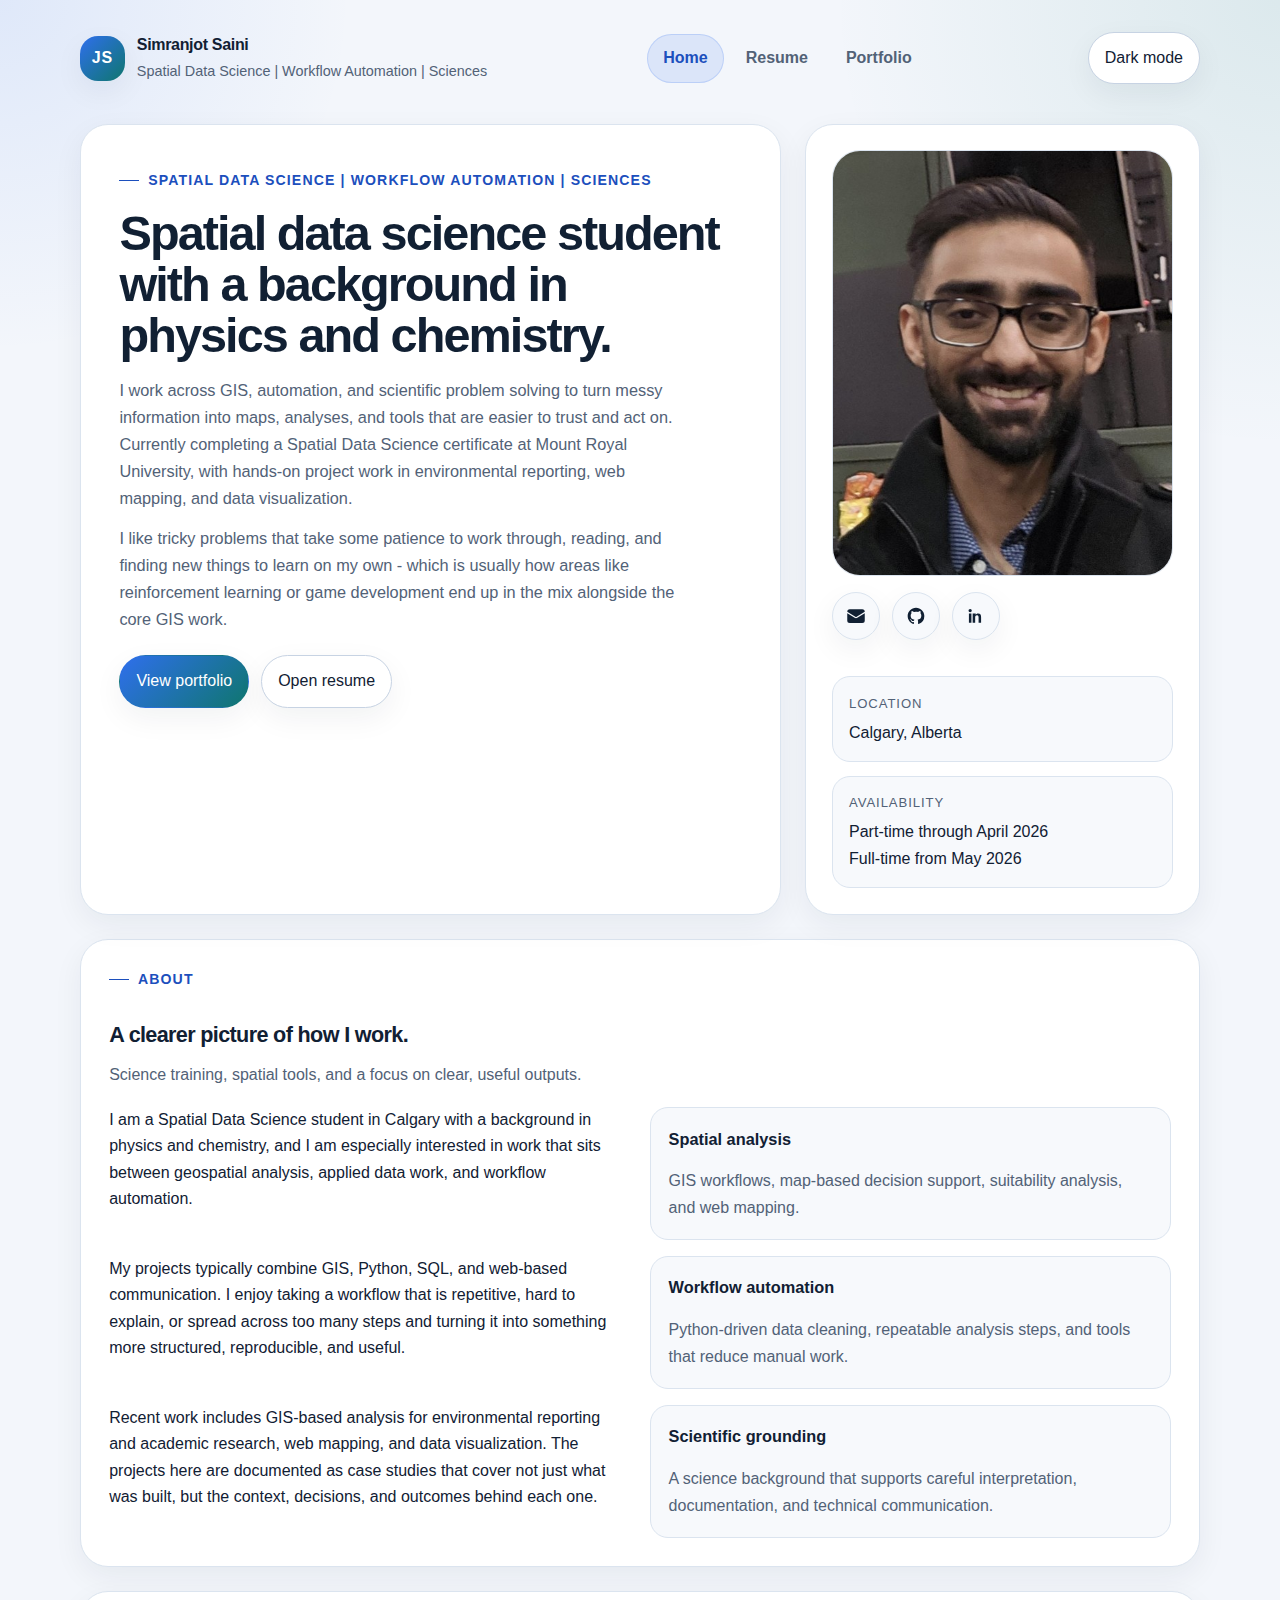
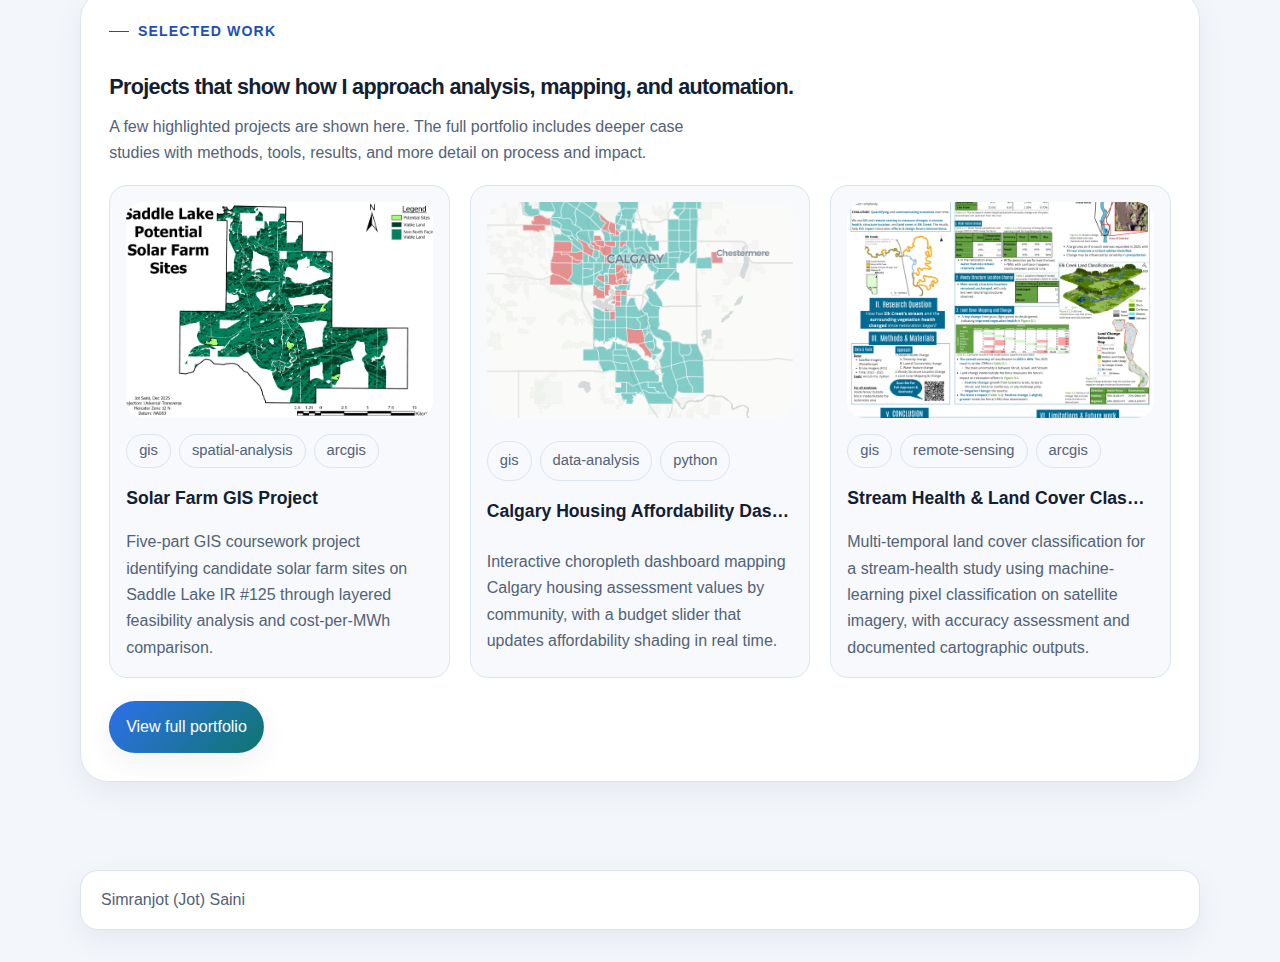
<file: index.html>
<!DOCTYPE html>
<html lang="en">
<head>
    <!--
        HTML template for this page.
        Shared styling and behaviors come from styles/baseStyles.css and scripts/baseScripts.js.
        Page-specific structure is documented inline below.
    -->
    <meta charset="utf-8">
    <meta name="viewport" content="width=device-width, initial-scale=1">
    <title>Simranjot Saini | Spatial Data Science</title>
    <meta name="description" content="Portfolio and resume site for Simranjot Saini, a Spatial Data Science student focused on GIS, workflow automation, and scientific problem solving.">
    <meta name="author" content="Simranjot Saini">
    <link rel="stylesheet" href="styles/baseStyles.css">
    <link rel="stylesheet" href="styles/indexStyles.css">
</head>
<body data-page="index" data-root="">
<!-- Skip link improves keyboard navigation by allowing users to jump directly to the main content. -->
<a class="skip-link" href="#mainContent">Skip to content</a>
    <!-- Shared site header: brand, navigation, and theme toggle. -->
    <header class="site-header">
        <div class="site-shell">
            <div class="header-bar">
                <a class="brand-link" href="index.html">
                    <span class="brand-mark">JS</span>
                    <span class="brand-copy">
                        <span id="brandName" class="brand-name">Simranjot Saini</span>
                        <span id="brandTagline" class="brand-tagline">Spatial Data Science | Workflow Automation | Sciences</span>
                    </span>
                </a>

                <nav class="site-nav" aria-label="Primary">
                    <ul id="globalNavList" class="nav-list"></ul>
                </nav>

                <div class="header-actions">
                    <button id="themeToggle" class="btn" type="button" aria-pressed="false">Dark mode</button>
                </div>
            </div>
        </div>
    </header>

    <!-- Main page content for the home page. -->
    <main id="mainContent" class="site-main">
        <div class="site-shell">
            <!-- Hero section: short positioning statement, quick actions, and core contact info. -->
            <section class="hero page-hero" aria-labelledby="heroTitle">
                <div class="hero-card">
                    <div class="eyebrow" id="heroTagline">Spatial Data Science | Workflow Automation | Sciences</div>
                    <h1 id="heroTitle" class="hero-title">Spatial data science student building practical, decision-ready analytical workflows.</h1>
                    <p id="heroLead" class="hero-lead">I work across GIS, automation, and scientific problem solving to turn messy information into maps, analyses, and tools that are easier to trust and act on.</p>
                    <p id="heroBio" class="hero-bio"></p>

                    <div class="hero-actions">
                        <a class="button-link button-link-primary" href="portfolio.html">View portfolio</a>
                        <a class="button-link" href="resume.html">Open resume</a>
                    </div>
                </div>

                <aside class="hero-aside surface-card">
                    <div class="profile-card">
                        <div class="profile-image-wrap">
                            <img id="aboutImage" class="profile-image" src="images/jot.jpg" alt="Portrait of Simranjot Saini">
                        </div>

                        <ul id="contactIcons" class="contact-icon-list" aria-label="Contact links"></ul>
                        <ul id="contactDetails" class="contact-detail-list"></ul>
                    </div>

                    <ul class="meta-list">
                        <li class="meta-item">
                            <span class="meta-label">Location</span>
                            <span id="heroLocation">Calgary, Alberta</span>
                        </li>
                        <li class="meta-item">
                            <span class="meta-label">Availability</span>
                            <span id="heroAvailability">&lt;availability placeholder&gt;</span>
                        </li>
                    </ul>
                </aside>
            </section>

            <!-- About section: summary paragraphs and supporting focus areas. -->
            <section class="section">
                <div class="section-card">
                    <div class="section-heading-wrap">
                        <div class="eyebrow">About</div>
                        <h2 class="section-heading">A clearer picture of how I work.</h2>
                        <p class="section-description">Science training, spatial tools, and a focus on clear, useful outputs.</p>
                    </div>

                    <div class="grid-two">
                        <div id="aboutCopy" class="about-copy"></div>
                        <div id="focusGrid" class="card-stack"></div>
                    </div>
                </div>
            </section>

            <!-- Selected work section: three featured projects that point into deeper portfolio pages. -->
            <section class="section">
                <div class="section-card">
                    <div class="section-heading-wrap">
                        <div class="eyebrow" id="selectedWorkEyebrow">Selected work</div>
                        <h2 id="selectedWorkTitle" class="section-heading">Projects that show how I approach analysis, mapping, and automation.</h2>
                        <p id="selectedWorkDescription" class="section-description">A few highlighted projects are shown here. The full portfolio includes deeper case studies with methods, tools, results, and more detail on process and impact.</p>
                    </div>

                    <div id="selectedWorkGrid" class="featured-preview-grid"></div>

                    <div class="hero-actions">
                        <a id="selectedWorkLink" class="button-link button-link-primary" href="portfolio.html">View full portfolio</a>
                    </div>
                </div>
            </section>
        </div>
    </main>

<!-- Shared footer: kept intentionally minimal so it does not compete with page content. -->
    <footer class="site-footer">
        <div class="site-shell">
            <div class="footer-card">
                <p id="footerAuthor">Simranjot (Jot) Saini</p>
            </div>
        </div>
    </footer>

    <button id="backToTop" class="btn" type="button" aria-hidden="true">Back to top</button>

    <!-- Shared behavior loads first, then page-specific behavior for the home page. -->
    <script src="scripts/baseScripts.js" defer></script>
    <script src="scripts/indexScripts.js" defer></script>
</body>
</html>
</file>
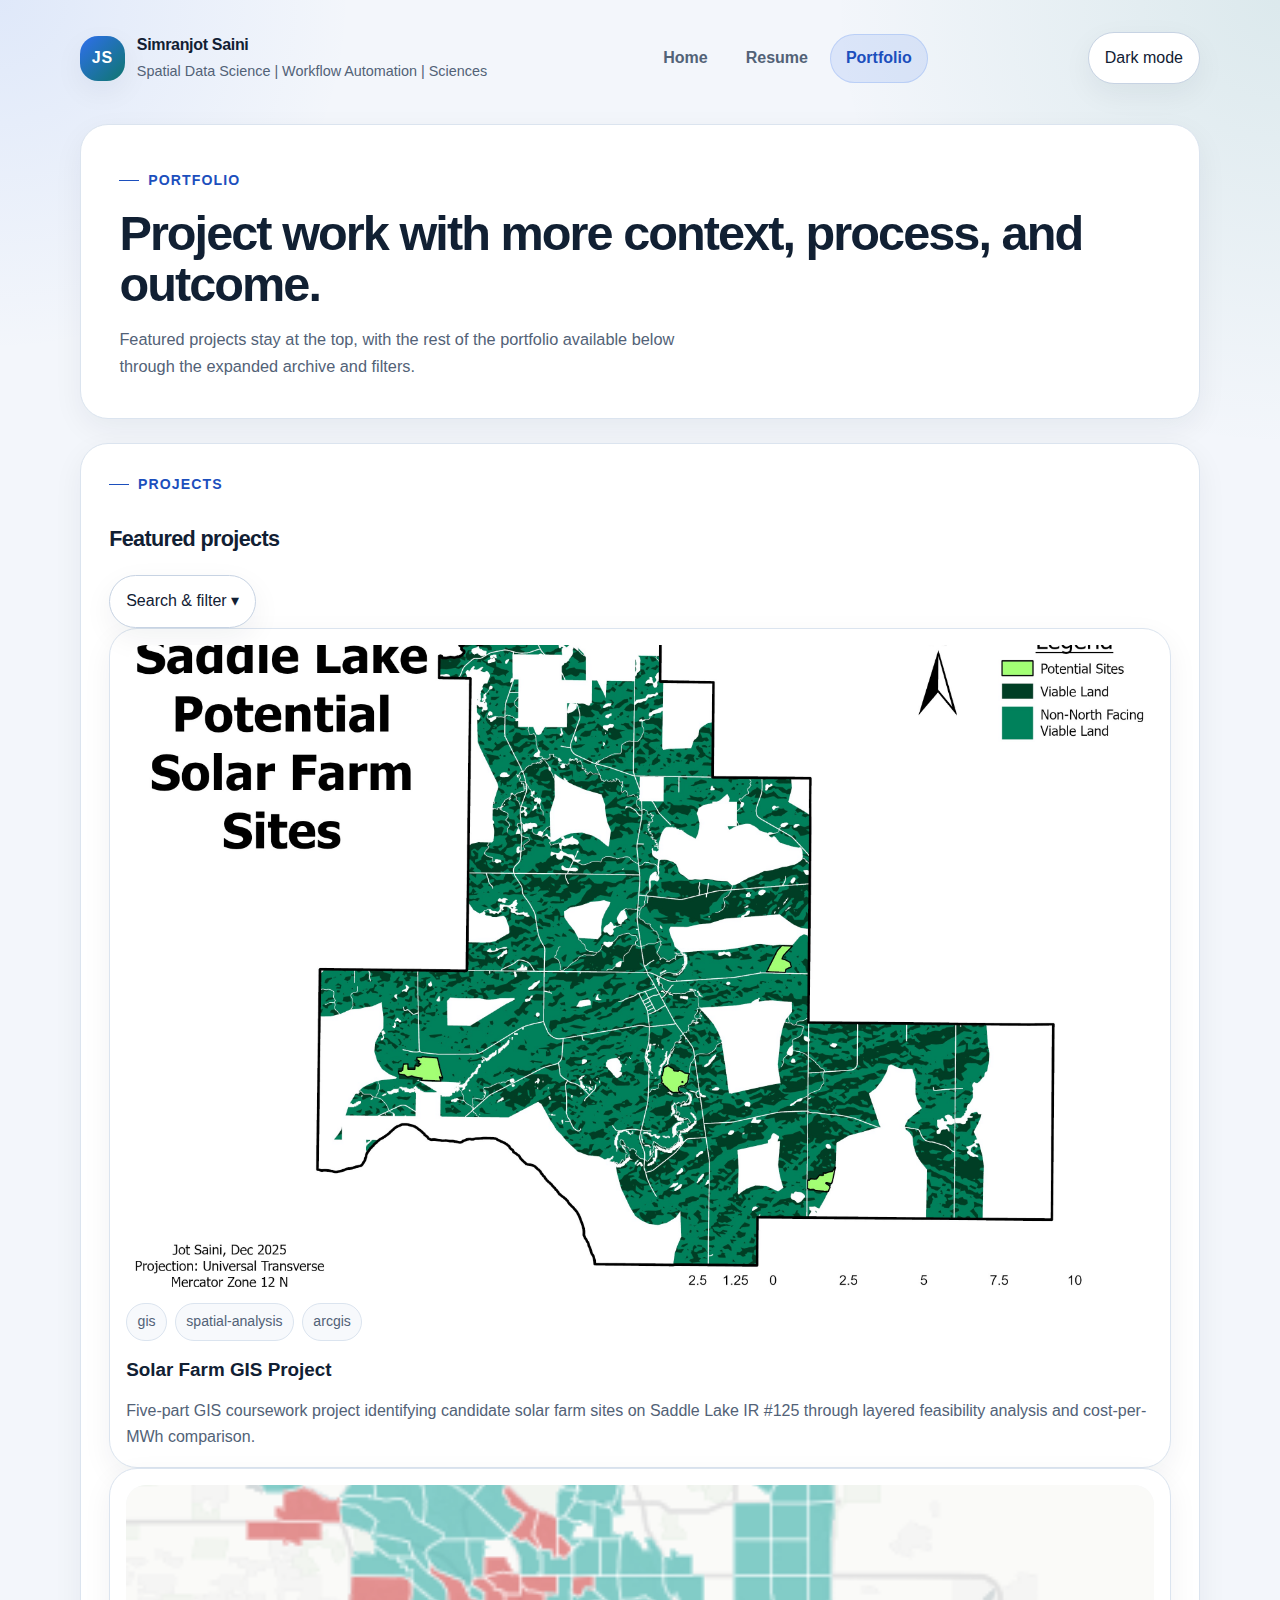
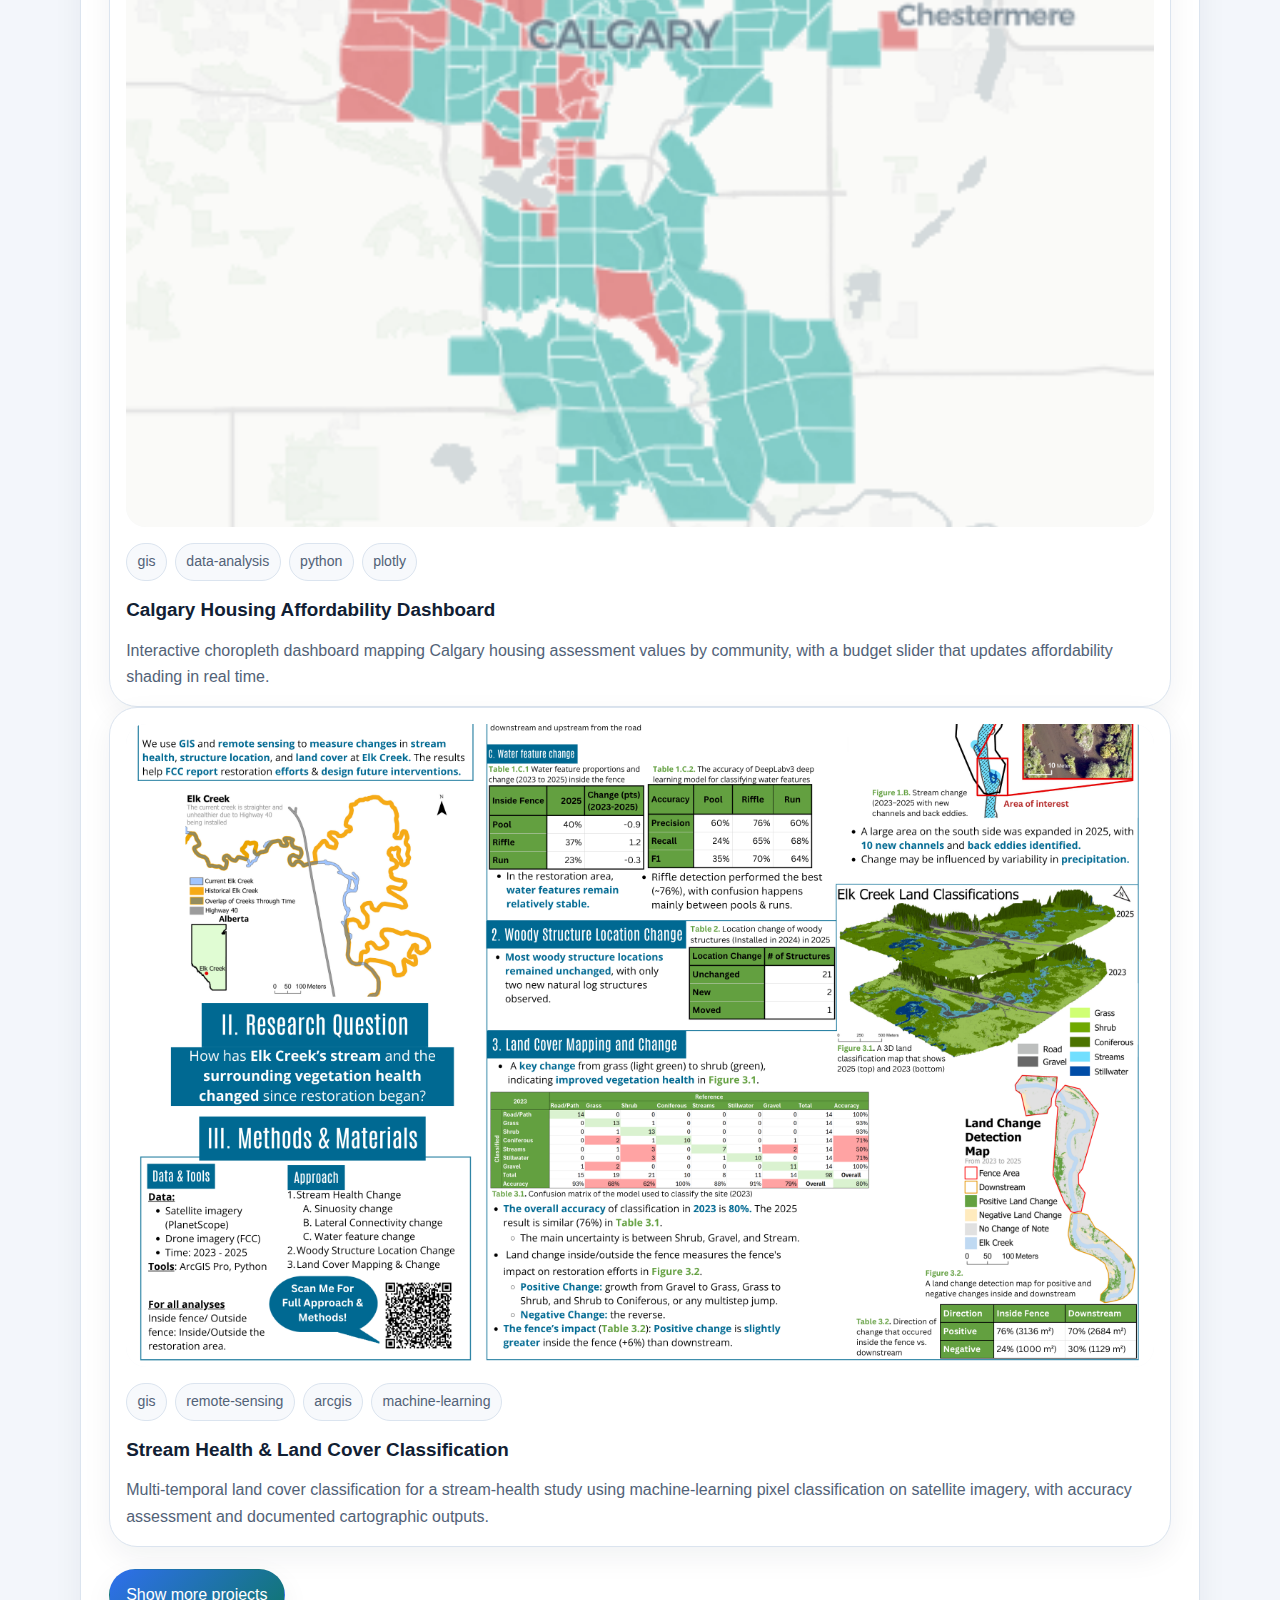
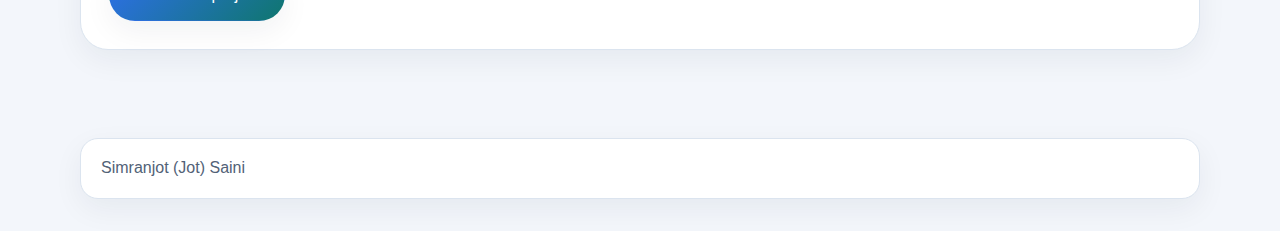
<file: portfolio.html>
<!DOCTYPE html>
<html lang="en">
<head>
    <!--
        HTML template for this page.
        Shared styling and behaviors come from styles/baseStyles.css and scripts/baseScripts.js.
        Page-specific structure is documented inline below.
    -->
    <meta charset="utf-8">
    <meta name="viewport" content="width=device-width, initial-scale=1">
    <title>Portfolio | Simranjot Saini</title>
    <meta name="description" content="Featured projects and case studies from Simranjot Saini across GIS, web mapping, data analysis, and automation.">
    <meta name="author" content="Simranjot Saini">
    <link rel="stylesheet" href="styles/baseStyles.css">
    <link rel="stylesheet" href="styles/portfolioStyles.css">
</head>
<body data-page="portfolio" data-root="">
<!-- Skip link improves keyboard navigation by allowing users to jump directly to the main content. -->
<a class="skip-link" href="#mainContent">Skip to content</a>
    <!-- Shared site header: brand, navigation, and theme toggle. -->
    <header class="site-header">
        <div class="site-shell">
            <div class="header-bar">
                <a class="brand-link" href="index.html">
                    <span class="brand-mark">JS</span>
                    <span class="brand-copy">
                        <span id="brandName" class="brand-name">Simranjot Saini</span>
                        <span id="brandTagline" class="brand-tagline">Spatial Data Science | Workflow Automation | Sciences</span>
                    </span>
                </a>

                <nav class="site-nav" aria-label="Primary">
                    <ul id="globalNavList" class="nav-list"></ul>
                </nav>

                <div class="header-actions">
                    <button id="themeToggle" class="btn" type="button" aria-pressed="false">Dark mode</button>
                </div>
            </div>
        </div>
    </header>

    <!-- Main page content for the portfolio landing page. -->
    <main id="mainContent" class="site-main">
        <div class="site-shell">
            <!-- Intro section: explains what the portfolio contains. -->
            <section class="page-hero section">
                <div class="hero-card">
                    <div class="eyebrow" id="portfolioEyebrow">Portfolio</div>
                    <h1 id="portfolioTitle" class="page-title">Project work with more context, process, and outcome.</h1>
                    <p id="portfolioDescription" class="page-lead">The featured projects stay visible at the top. Use the button to expand the full archive, then browse by search or tag below the project grid.</p>
                </div>
            </section>

            <section class="section">
                <div class="section-card">
                    <div class="portfolio-section-top">
                        <div class="section-heading-wrap">
                            <div class="eyebrow">Projects</div>
                            <h2 id="projectSectionHeading" class="section-heading">Featured projects</h2>
                        </div>
                        <button id="toggleFilters" class="btn" type="button" aria-expanded="false" aria-controls="filterPanel">Search &amp; filter &#9662;</button>
                    </div>

                    <div id="filterPanel" class="portfolio-filter-panel" hidden>
                        <div class="portfolio-search-row">
                            <label class="visually-hidden" for="projectSearch">Search projects</label>
                            <input id="projectSearch" class="portfolio-search-input" type="search" placeholder="Search by title, tool, or tag">
                        </div>
                        <div id="tagList" class="tag-list" aria-label="Project tags"></div>
                    </div>

                    <div id="projectGrid" class="project-grid"></div>
                    <p id="noResults" class="no-results" hidden>No projects match the current search.</p>

                    <div class="hero-actions">
                        <button id="toggleProjects" class="btn btn-primary" type="button" aria-expanded="false">Show more projects</button>
                    </div>
                </div>
            </section>
        </div>
    </main>

<!-- Shared footer: kept intentionally minimal so it does not compete with page content. -->
    <footer class="site-footer">
        <div class="site-shell">
            <div class="footer-card">
                <p id="footerAuthor">Simranjot (Jot) Saini</p>
            </div>
        </div>
    </footer>

    <button id="backToTop" class="btn" type="button" aria-hidden="true">Back to top</button>

    <!-- Shared behavior loads first, then page-specific behavior for the portfolio page. -->
    <script src="scripts/baseScripts.js" defer></script>
    <script src="scripts/portfolioScripts.js" defer></script>
</body>
</html>
</file>
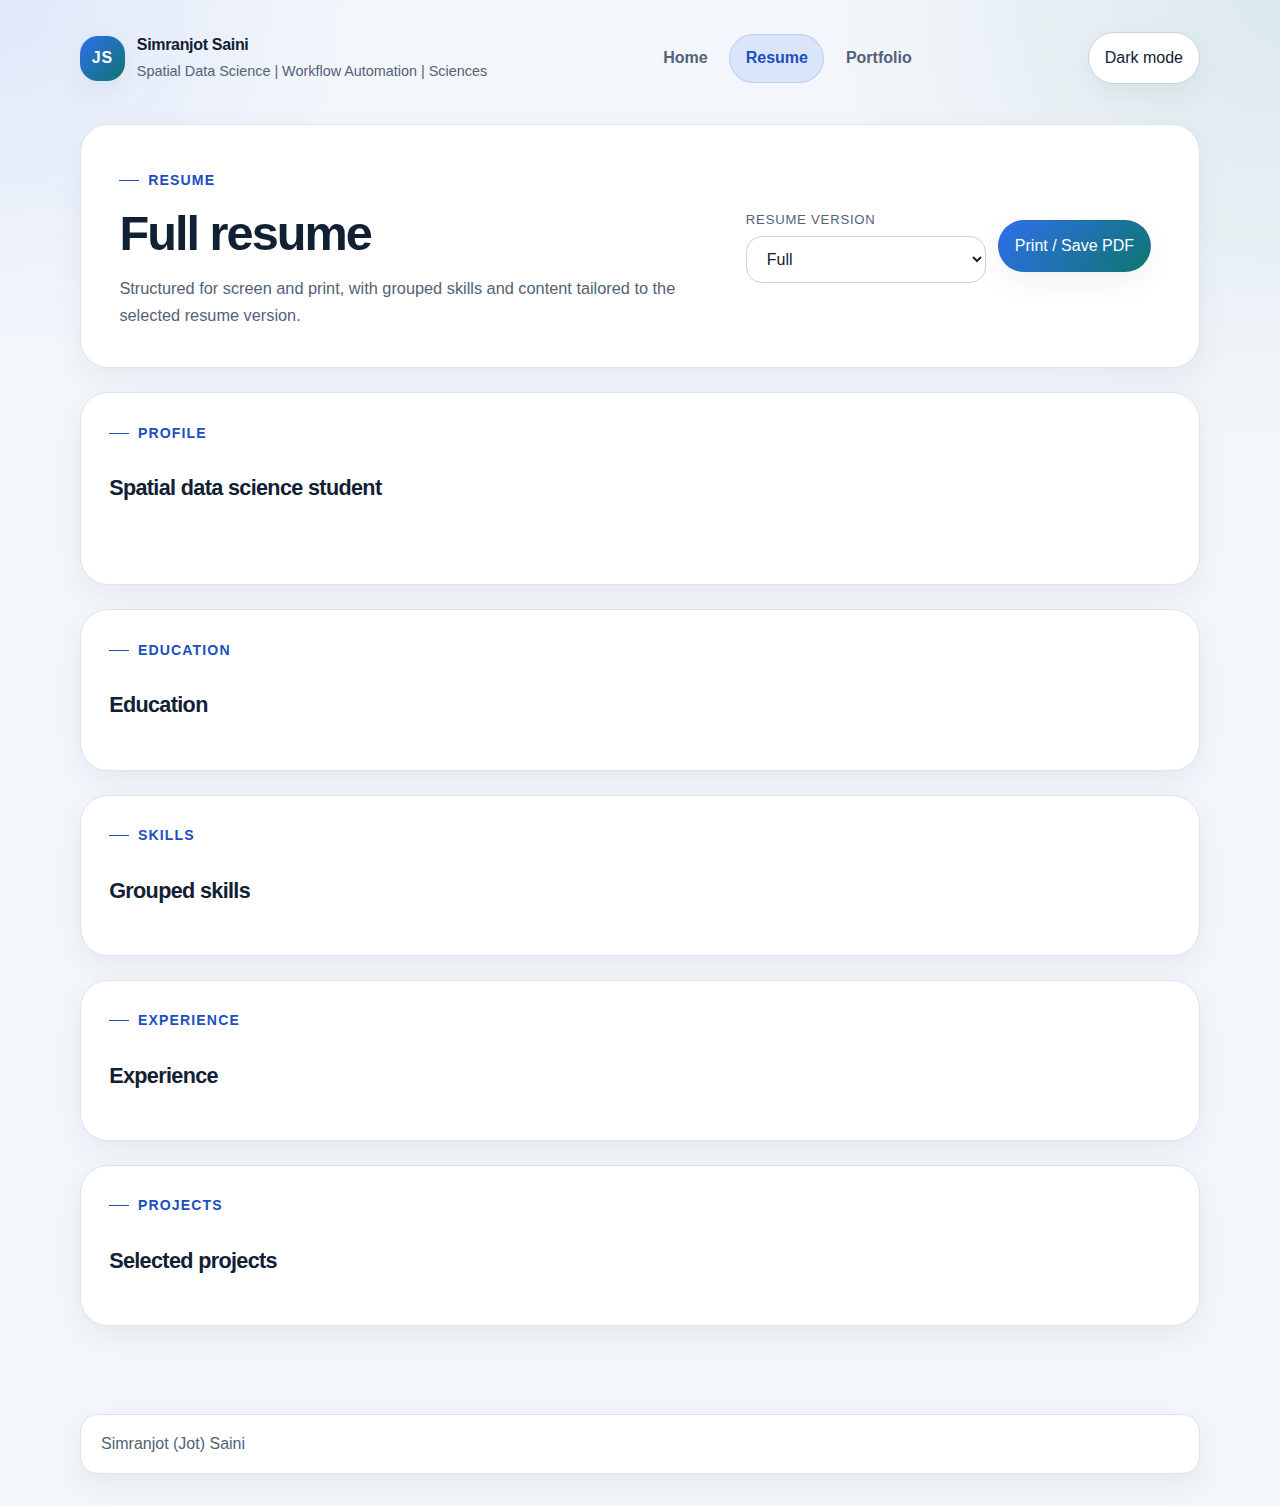
<file: resume.html>
<!DOCTYPE html>
<html lang="en">
<head>
    <!--
        Resume page template.
        This page intentionally supports two different layouts:
        1) a richer on-screen layout for browsing resume variants
        2) a separate print-only layout that is optimized for paper / PDF export

        Shared site styles live in styles/baseStyles.css.
        Resume-specific styles and print rules live in styles/resumeStyles.css.
    -->
    <meta charset="utf-8">
    <meta name="viewport" content="width=device-width, initial-scale=1">
    <title>Resume | Simranjot Saini</title>
    <meta name="description" content="Resume variants for Simranjot Saini, including full, data analyst, geospatial, and science versions.">
    <meta name="author" content="Simranjot Saini">
    <link rel="stylesheet" href="styles/baseStyles.css">
    <link rel="stylesheet" href="styles/resumeStyles.css">
</head>
<body data-page="resume" data-root="">
    <!-- Skip link improves keyboard navigation by allowing users to jump straight to the main content area. -->
    <a class="skip-link" href="#mainContent">Skip to content</a>

    <!-- Shared site header shown on screen; baseStyles.css hides it automatically during printing. -->
    <header class="site-header">
        <div class="site-shell">
            <div class="header-bar">
                <a class="brand-link" href="index.html">
                    <span class="brand-mark">JS</span>
                    <span class="brand-copy">
                        <span id="brandName" class="brand-name">Simranjot Saini</span>
                        <span id="brandTagline" class="brand-tagline">Spatial Data Science | Workflow Automation | Sciences</span>
                    </span>
                </a>

                <nav class="site-nav" aria-label="Primary">
                    <ul id="globalNavList" class="nav-list"></ul>
                </nav>

                <div class="header-actions">
                    <button id="themeToggle" class="btn" type="button" aria-pressed="false">Dark mode</button>
                </div>
            </div>
        </div>
    </header>

    <main id="mainContent" class="site-main">
        <div class="site-shell">
            <!-- Education is intentionally printed before skills so the PDF reads like a conventional professional resume. -->
            <!--
                Dedicated print-only resume.
                This is separate from the screen layout on purpose.
                Keeping print markup separate makes it much easier to create a professional PDF without
                fighting the spacing, cards, and controls needed for the screen version.
            -->
            <article id="printResumeLayout" class="print-resume" aria-label="Printable resume">
                <header class="print-resume-header">
                    <h1 id="printResumeName">Simranjot Saini</h1>
                    <ul id="printResumeContact" class="print-resume-contact" aria-label="Resume contact information"></ul>
                </header>

                <section class="print-resume-section" aria-labelledby="printProfileHeading">
                    <h2 id="printProfileHeading">Profile</h2>
                    <div id="printResumeProfile" class="print-resume-copy"></div>
                </section>

                <section class="print-resume-section" aria-labelledby="printEducationHeading">
                    <h2 id="printEducationHeading">Education</h2>
                    <div id="printResumeEducation" class="print-resume-list"></div>
                </section>

                <section class="print-resume-section" aria-labelledby="printSkillsHeading">
                    <h2 id="printSkillsHeading">Skills</h2>
                    <div id="printResumeSkills" class="print-resume-skill-lines"></div>
                </section>

                <section class="print-resume-section" aria-labelledby="printExperienceHeading">
                    <h2 id="printExperienceHeading">Work Experience</h2>
                    <div id="printResumeExperience" class="print-resume-list"></div>
                </section>

                <section id="printProjectsSection" class="print-resume-section" aria-labelledby="printProjectsHeading">
                    <h2 id="printProjectsHeading">Projects</h2>
                    <div id="printResumeProjects" class="print-resume-list"></div>
                </section>
            </article>

            <!-- Screen-only hero with the resume selector and print button. -->
            <section class="page-hero section screen-only">
                <div class="hero-card">
                    <div class="resume-toolbar">
                        <div>
                            <div class="eyebrow">Resume</div>
                            <h1 id="resumePageTitle" class="page-title">Full resume</h1>
                            <p id="resumePageLead" class="page-lead">Structured for screen and print, with grouped skills and content tailored to the selected resume version.</p>
                        </div>

                        <div class="resume-toolbar-controls">
                            <div class="resume-select-wrap">
                                <label for="resumeVariant">Resume version</label>
                                <select id="resumeVariant" class="resume-select" aria-label="Select resume variant"></select>
                            </div>

                            <button id="printResume" class="btn btn-primary" type="button">Print / Save PDF</button>
                        </div>
                    </div>
                </div>
            </section>

            <!-- Short on-screen profile block; the print version above has its own formatting. -->
            <section class="section screen-only">
                <div class="section-card resume-intro">
                    <div class="section-heading-wrap">
                        <div class="eyebrow">Profile</div>
                        <h2 id="resumeIntroTitle" class="section-heading">Spatial data science student</h2>
                    </div>

                    <div id="resumeIntroCopy" class="about-copy"></div>
                    <ul id="resumeContact" class="resume-contact" aria-label="Contact links"></ul>
                </div>
            </section>

            <!-- Education stays above skills, matching the requested screen order. -->
            <section class="section screen-only">
                <div class="section-card">
                    <div class="section-heading-wrap">
                        <div class="eyebrow">Education</div>
                        <h2 class="section-heading">Education</h2>
                    </div>

                    <div id="educationList" class="resume-entry-list"></div>
                </div>
            </section>

            <!-- Grouped skills remain on the resume page, but only for screen browsing. -->
            <section class="section screen-only">
                <div class="section-card">
                    <div class="section-heading-wrap">
                        <div class="eyebrow">Skills</div>
                        <h2 class="section-heading">Grouped skills</h2>
                    </div>

                    <div id="skillsList" class="resume-skill-groups"></div>
                </div>
            </section>

            <!-- Experience entries are rendered from the currently selected resume variant. -->
            <section class="section screen-only">
                <div class="section-card">
                    <div class="section-heading-wrap">
                        <div class="eyebrow">Experience</div>
                        <h2 class="section-heading">Experience</h2>
                    </div>

                    <div id="experienceList" class="resume-entry-list"></div>
                </div>
            </section>

            <!-- Selected projects for the current resume variant. -->
            <section id="projectsSection" class="section screen-only">
                <div class="section-card">
                    <div class="section-heading-wrap">
                        <div class="eyebrow">Projects</div>
                        <h2 class="section-heading">Selected projects</h2>
                    </div>

                    <div id="projectsList" class="resume-entry-list"></div>
                </div>
            </section>
        </div>
    </main>

    <!-- Minimal shared footer for the screen version of the site. -->
    <footer class="site-footer">
        <div class="site-shell">
            <div class="footer-card">
                <p id="footerAuthor">Simranjot (Jot) Saini</p>
            </div>
        </div>
    </footer>

    <button id="backToTop" class="btn" type="button" aria-hidden="true">Back to top</button>

    <!-- Shared site behaviors load first, then resume-specific rendering logic. -->
    <script src="scripts/baseScripts.js" defer></script>
    <script src="scripts/resumeScripts.js" defer></script>
</body>
</html>
</file>
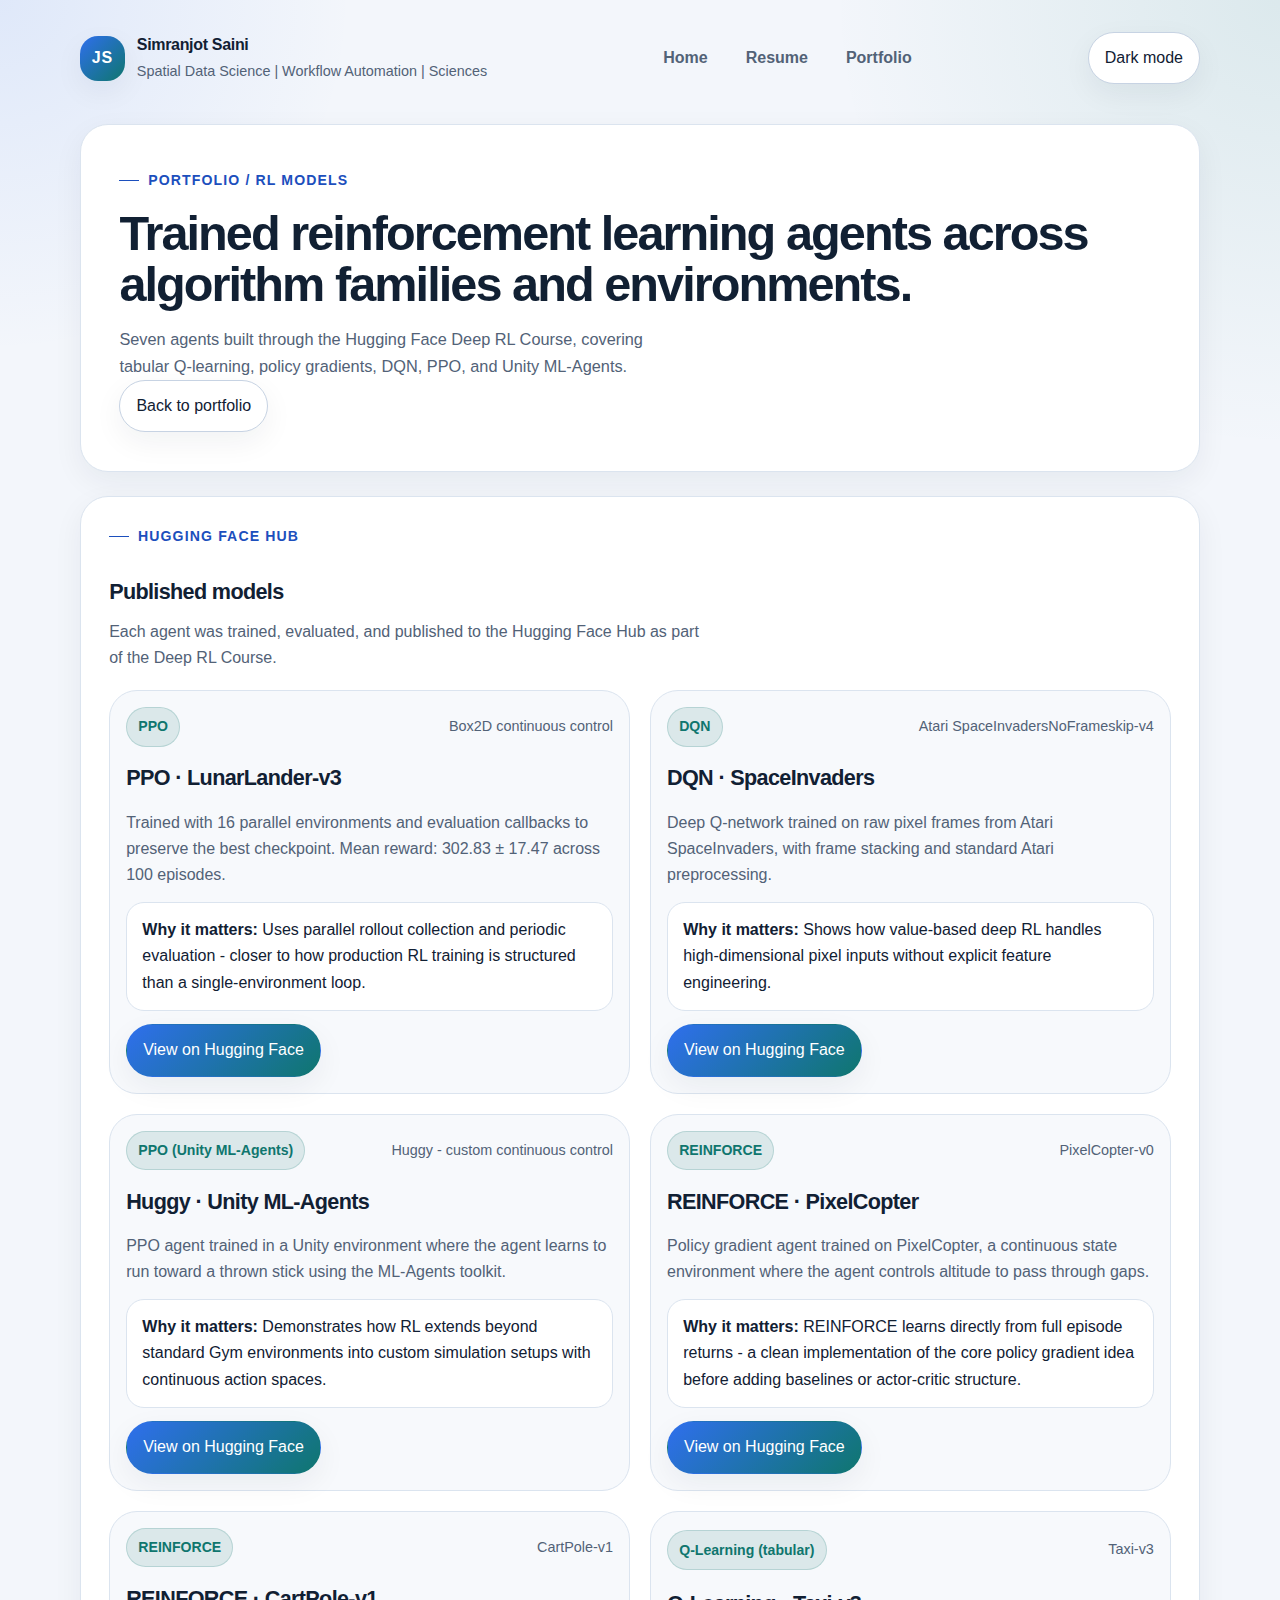
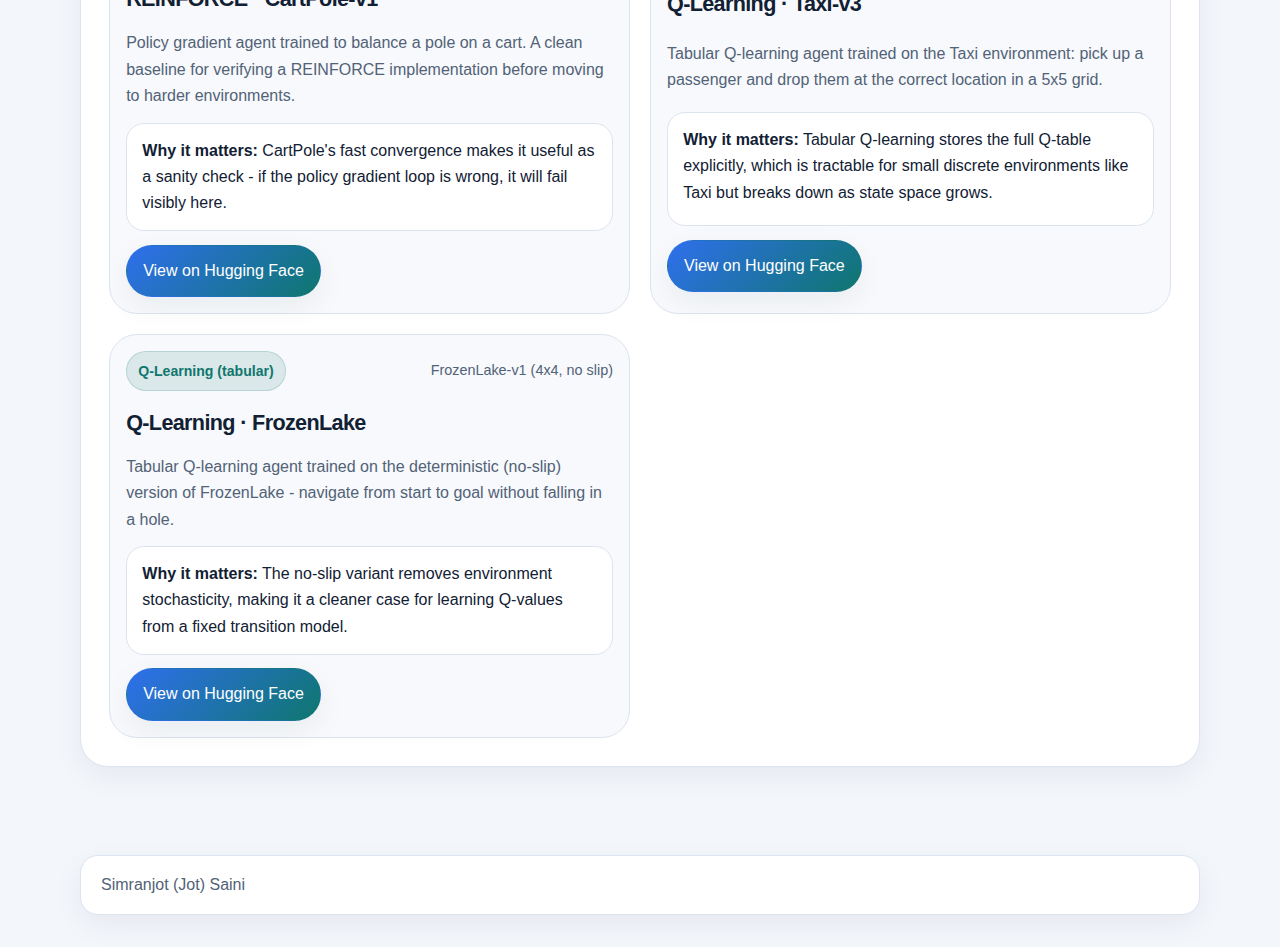
<file: rl-hub.html>
<!DOCTYPE html>
<html lang="en">
<head>
    <!--
        Reinforcement Learning Hub.
        Sits outside the main navigation as a portfolio side branch for RL models published to Hugging Face.
    -->
    <meta charset="utf-8">
    <meta name="viewport" content="width=device-width, initial-scale=1">
    <title>RL Models | Simranjot Saini</title>
    <meta name="description" content="Trained reinforcement learning agents published to Hugging Face Hub by Simranjot Saini.">
    <meta name="author" content="Simranjot Saini">
    <link rel="stylesheet" href="styles/baseStyles.css">
    <link rel="stylesheet" href="styles/webgamesStyles.css">
    <style>
        .rl-env-label {
            font-size: 0.9rem;
            color: var(--muted);
        }
    </style>
</head>
<body data-page="rl-hub" data-root="">
<a class="skip-link" href="#mainContent">Skip to content</a>

    <!-- Shared site header populated by scripts/baseScripts.js. -->
    <header class="site-header">
        <div class="site-shell">
            <div class="header-bar">
                <a class="brand-link" href="index.html">
                    <span class="brand-mark">JS</span>
                    <span class="brand-copy">
                        <span id="brandName" class="brand-name">Simranjot Saini</span>
                        <span id="brandTagline" class="brand-tagline">Spatial Data Science | Workflow Automation | Sciences</span>
                    </span>
                </a>

                <nav class="site-nav" aria-label="Primary">
                    <ul id="globalNavList" class="nav-list"></ul>
                </nav>

                <div class="header-actions">
                    <button id="themeToggle" class="btn" type="button" aria-pressed="false">Dark mode</button>
                </div>
            </div>
        </div>
    </header>

    <main id="mainContent" class="site-main">
        <div class="site-shell">
            <!-- Intro card explains what this section is for. -->
            <section class="page-hero section">
                <div class="hero-card">
                    <div id="rlhubEyebrow" class="eyebrow">Portfolio / RL Models</div>
                    <h1 id="rlhubTitle" class="page-title">Trained reinforcement learning agents across algorithm families and environments.</h1>
                    <p id="rlhubDescription" class="page-lead">Seven agents built through the Hugging Face Deep RL Course, covering tabular Q-learning, policy gradients, DQN, PPO, and Unity ML-Agents.</p>

                    <div class="hero-actions">
                        <a class="button-link" href="portfolio.html">Back to portfolio</a>
                    </div>
                </div>
            </section>

            <!-- Grid populated from data/rlhub.json. -->
            <section class="section">
                <div class="section-card">
                    <div class="section-heading-wrap">
                        <div class="eyebrow">Hugging Face Hub</div>
                        <h2 class="section-heading">Published models</h2>
                        <p class="section-description">Each agent was trained, evaluated, and published to the Hugging Face Hub as part of the Deep RL Course.</p>
                    </div>

                    <div id="rlhubGrid" class="webgames-grid"></div>
                </div>
            </section>
        </div>
    </main>

    <footer class="site-footer">
        <div class="site-shell">
            <div class="footer-card">
                <p id="footerAuthor">Simranjot (Jot) Saini</p>
            </div>
        </div>
    </footer>

    <button id="backToTop" class="btn" type="button" aria-hidden="true">Back to top</button>

    <!-- Shared site behavior loads first; page-specific rendering happens second. -->
    <script src="scripts/baseScripts.js" defer></script>
    <script src="scripts/rlhubScripts.js" defer></script>
</body>
</html>
</file>
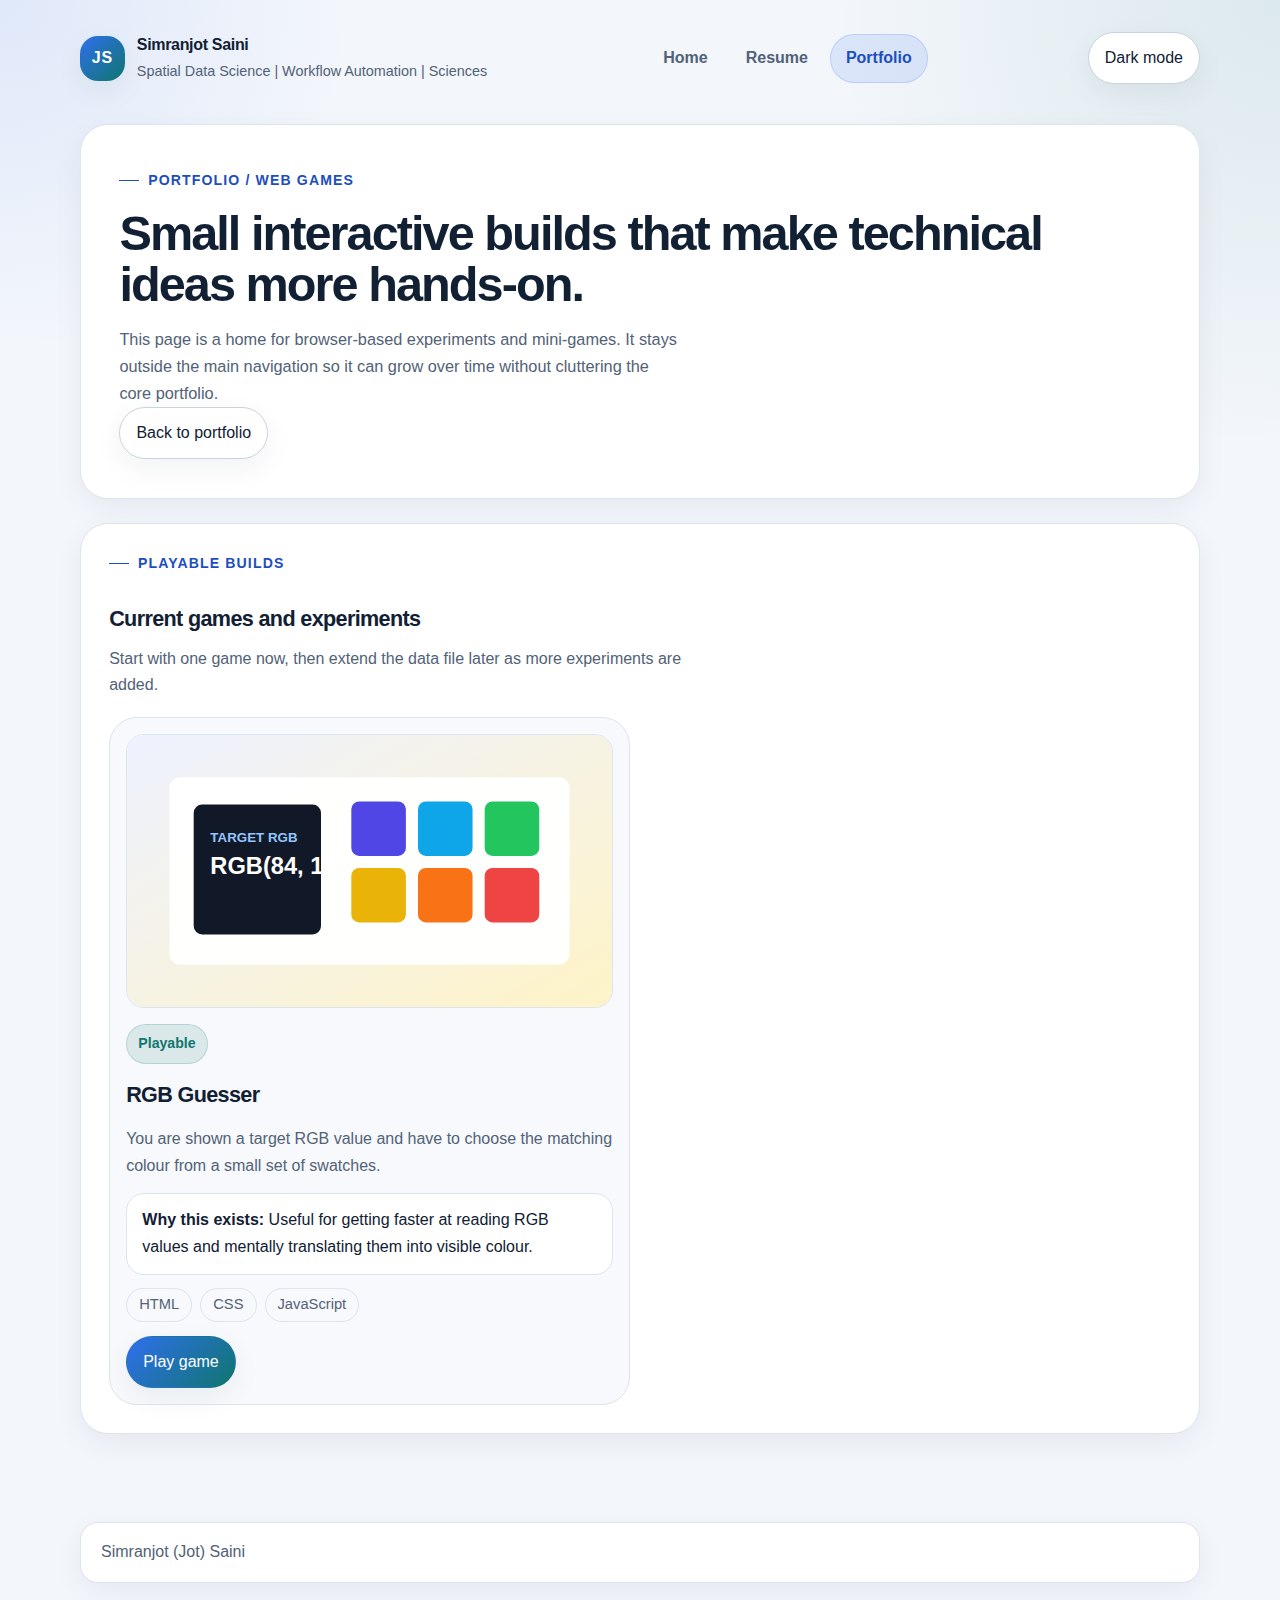
<file: webgames.html>
<!DOCTYPE html>
<html lang="en">
<head>
    <!--
        Web Games landing page.
        This page sits outside the main navigation on purpose: it acts like a portfolio side branch for smaller interactive experiments.
    -->
    <meta charset="utf-8">
    <meta name="viewport" content="width=device-width, initial-scale=1">
    <title>Web Games | Simranjot Saini</title>
    <meta name="description" content="Browser-based games and interactive experiments from Simranjot Saini.">
    <meta name="author" content="Simranjot Saini">
    <link rel="stylesheet" href="styles/baseStyles.css">
    <link rel="stylesheet" href="styles/webgamesStyles.css">
</head>
<body data-page="webgames" data-root="">
<a class="skip-link" href="#mainContent">Skip to content</a>

    <!-- Shared site header populated by scripts/baseScripts.js. -->
    <header class="site-header">
        <div class="site-shell">
            <div class="header-bar">
                <a class="brand-link" href="index.html">
                    <span class="brand-mark">JS</span>
                    <span class="brand-copy">
                        <span id="brandName" class="brand-name">Simranjot Saini</span>
                        <span id="brandTagline" class="brand-tagline">Spatial Data Science | Workflow Automation | Sciences</span>
                    </span>
                </a>

                <nav class="site-nav" aria-label="Primary">
                    <ul id="globalNavList" class="nav-list"></ul>
                </nav>

                <div class="header-actions">
                    <button id="themeToggle" class="btn" type="button" aria-pressed="false">Dark mode</button>
                </div>
            </div>
        </div>
    </header>

    <main id="mainContent" class="site-main">
        <div class="site-shell">
            <!-- Intro card explains what the Web Games section is for. -->
            <section class="page-hero section">
                <div class="hero-card">
                    <div id="webgamesEyebrow" class="eyebrow">Portfolio / Web games</div>
                    <h1 id="webgamesTitle" class="page-title">Small interactive builds that make technical ideas more hands-on.</h1>
                    <p id="webgamesDescription" class="page-lead">This page is a home for browser-based experiments and mini-games. It stays outside the main navigation so it can grow over time without cluttering the core portfolio.</p>

                    <div class="hero-actions">
                        <a class="button-link" href="portfolio.html">Back to portfolio</a>
                    </div>
                </div>
            </section>

            <!-- This grid is populated from data/webgames.json so more games can be added later without rewriting the page. -->
            <section class="section">
                <div class="section-card">
                    <div class="section-heading-wrap">
                        <div class="eyebrow">Playable builds</div>
                        <h2 class="section-heading">Current games and experiments</h2>
                        <p class="section-description">Start with one game now, then extend the data file later as more experiments are added.</p>
                    </div>

                    <div id="webgamesGrid" class="webgames-grid"></div>
                </div>
            </section>
        </div>
    </main>

    <footer class="site-footer">
        <div class="site-shell">
            <div class="footer-card">
                <p id="footerAuthor">Simranjot (Jot) Saini</p>
            </div>
        </div>
    </footer>

    <button id="backToTop" class="btn" type="button" aria-hidden="true">Back to top</button>

    <!-- Shared site behavior loads first; page-specific rendering happens second. -->
    <script src="scripts/baseScripts.js" defer></script>
    <script src="scripts/webgamesScripts.js" defer></script>
</body>
</html>
</file>
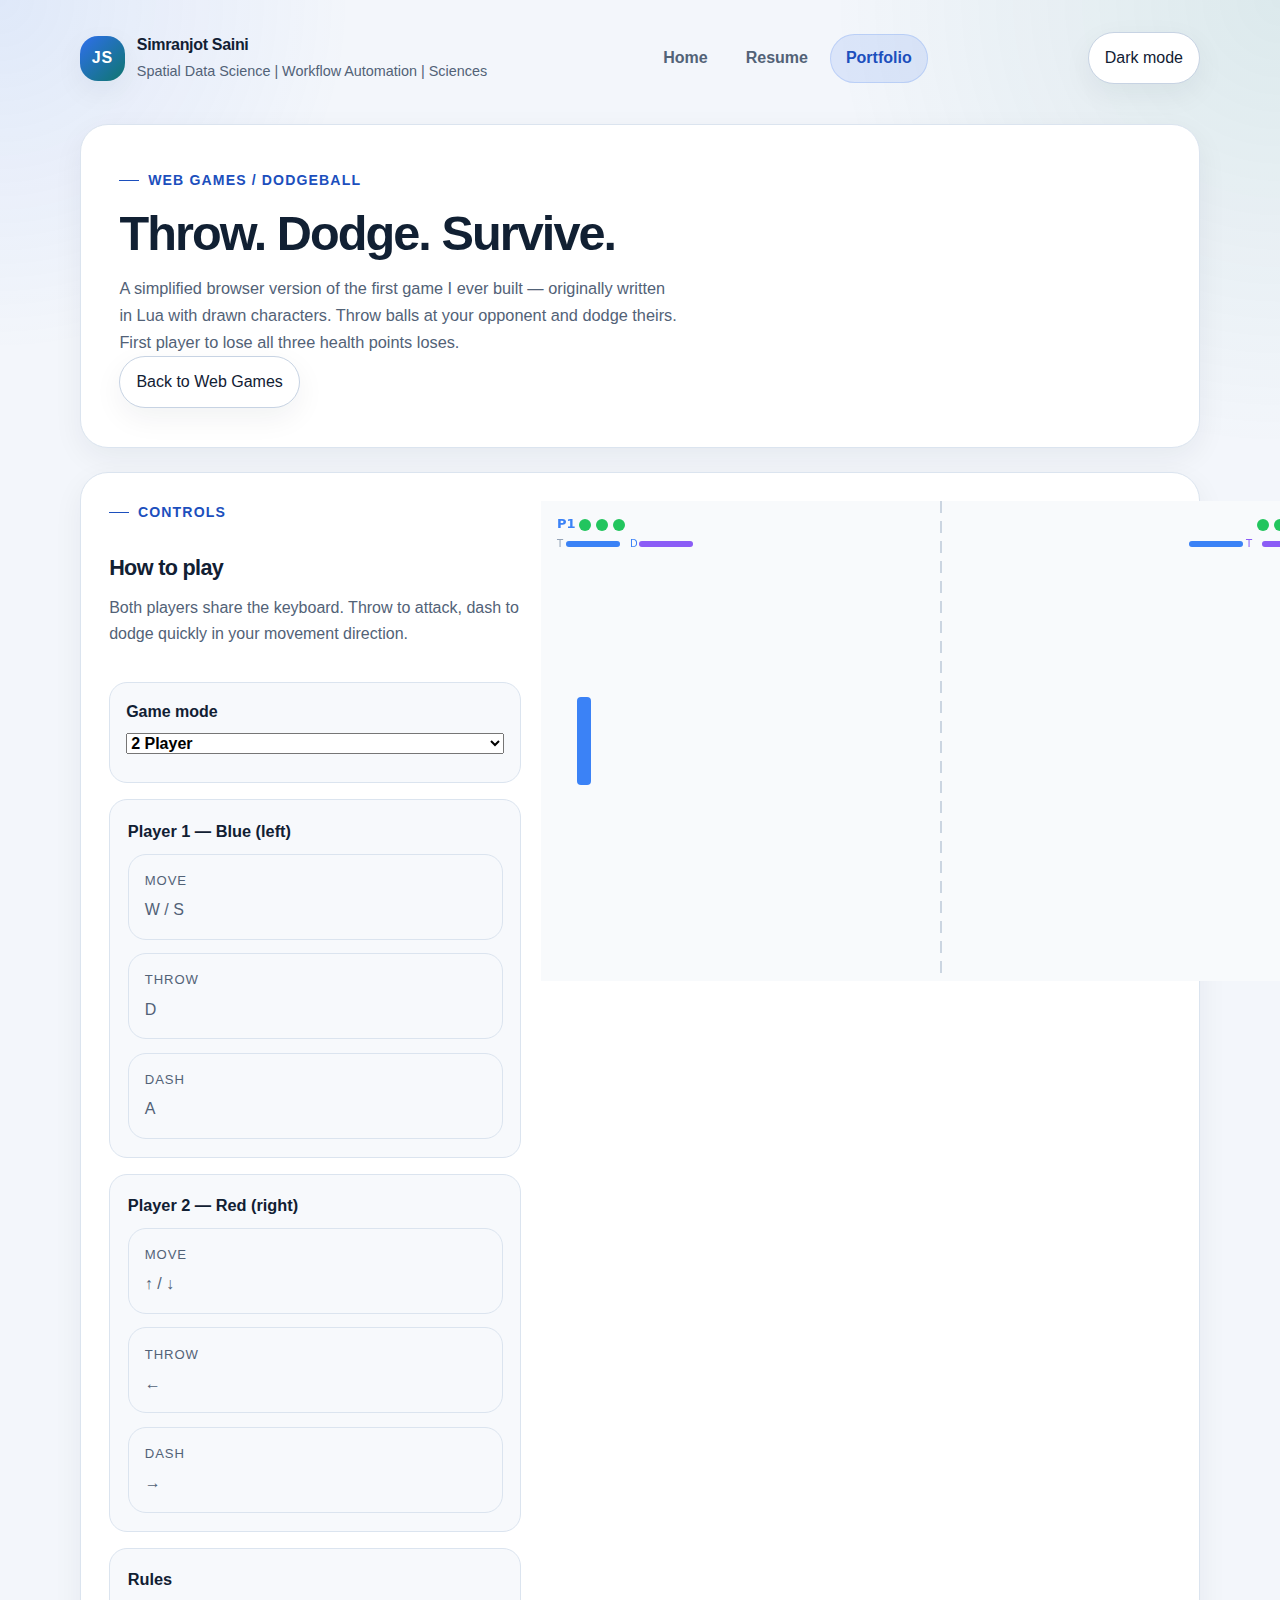
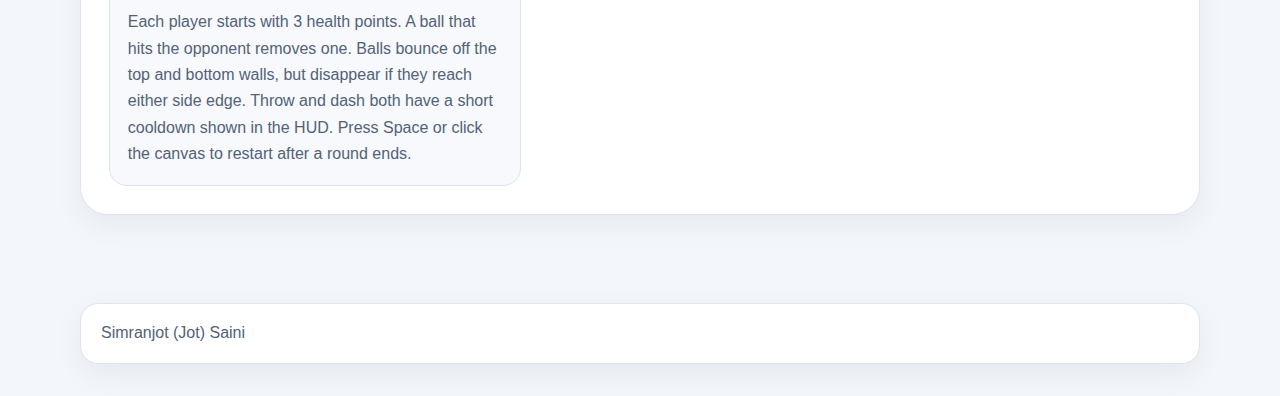
<file: games/dodgeball.html>
<!DOCTYPE html>
<html lang="en">
<head>
    <!--
        Dodgeball game page.
        Two-player keyboard game: throw balls at your opponent and dodge theirs.
        Controls and rules are explained in the sidebar. The canvas holds all game visuals.
    -->
    <meta charset="utf-8">
    <meta name="viewport" content="width=device-width, initial-scale=1">
    <title>Dodgeball | Simranjot Saini</title>
    <meta name="description" content="A two-player browser game where you throw balls at your opponent and dodge theirs. First to lose all health loses.">
    <meta name="author" content="Simranjot Saini">
    <link rel="stylesheet" href="../styles/baseStyles.css">
    <link rel="stylesheet" href="../styles/gameStyles.css">
</head>
<body data-page="game" data-root="../">
<a class="skip-link" href="#mainContent">Skip to content</a>

    <!-- Shared site header populated by scripts/baseScripts.js. -->
    <header class="site-header">
        <div class="site-shell">
            <div class="header-bar">
                <a class="brand-link" href="../index.html">
                    <span class="brand-mark">JS</span>
                    <span class="brand-copy">
                        <span id="brandName" class="brand-name">Simranjot Saini</span>
                        <span id="brandTagline" class="brand-tagline">Spatial Data Science | Workflow Automation | Sciences</span>
                    </span>
                </a>

                <nav class="site-nav" aria-label="Primary">
                    <ul id="globalNavList" class="nav-list"></ul>
                </nav>

                <div class="header-actions">
                    <button id="themeToggle" class="btn" type="button" aria-pressed="false">Dark mode</button>
                </div>
            </div>
        </div>
    </header>

    <main id="mainContent" class="site-main">
        <div class="site-shell">
            <!-- Intro with title and a link back to the games hub. -->
            <section class="page-hero section">
                <div class="hero-card">
                    <div class="eyebrow">Web games / Dodgeball</div>
                    <h1 class="page-title">Throw. Dodge. Survive.</h1>
                    <p class="page-lead">A simplified browser version of the first game I ever built — originally written in Lua with drawn characters. Throw balls at your opponent and dodge theirs. First player to lose all three health points loses.</p>

                    <div class="hero-actions">
                        <a class="button-link" href="../webgames.html">Back to Web Games</a>
                    </div>
                </div>
            </section>

            <section class="section">
                <div class="section-card">
                    <div class="game-layout">
                        <!-- Left column: controls and rules reference. -->
                        <div class="game-sidebar">
                            <div class="section-heading-wrap">
                                <div class="eyebrow">Controls</div>
                                <h2 class="section-heading">How to play</h2>
                                <p class="section-description">Both players share the keyboard. Throw to attack, dash to dodge quickly in your movement direction.</p>
                            </div>

                            <div class="control-panel">
                                <label class="control-field" for="gameModeSelect">
                                    <span>Game mode</span>
                                    <select id="gameModeSelect">
                                        <option value="2p">2 Player</option>
                                        <option value="ai">vs AI</option>
                                    </select>
                                </label>
                                <div id="aiDifficultyWrap" hidden>
                                    <label class="control-field" for="aiDifficultySelect">
                                        <span>AI difficulty</span>
                                        <select id="aiDifficultySelect">
                                            <option value="easy">Easy</option>
                                            <option value="medium" selected>Medium</option>
                                            <option value="hard">Hard</option>
                                        </select>
                                    </label>
                                </div>
                            </div>

                            <article class="info-card">
                                <h3>Player 1 — Blue (left)</h3>
                                <ul class="stat-list">
                                    <li class="meta-item">
                                        <span class="meta-label">Move</span>
                                        <span>W / S</span>
                                    </li>
                                    <li class="meta-item">
                                        <span class="meta-label">Throw</span>
                                        <span>D</span>
                                    </li>
                                    <li class="meta-item">
                                        <span class="meta-label">Dash</span>
                                        <span>A</span>
                                    </li>
                                </ul>
                            </article>

                            <article class="info-card">
                                <h3>Player 2 — Red (right)</h3>
                                <ul class="stat-list">
                                    <li class="meta-item">
                                        <span class="meta-label">Move</span>
                                        <span>↑ / ↓</span>
                                    </li>
                                    <li class="meta-item">
                                        <span class="meta-label">Throw</span>
                                        <span>←</span>
                                    </li>
                                    <li class="meta-item">
                                        <span class="meta-label">Dash</span>
                                        <span>→</span>
                                    </li>
                                </ul>
                            </article>

                            <article class="info-card">
                                <h3>Rules</h3>
                                <p>Each player starts with 3 health points. A ball that hits the opponent removes one. Balls bounce off the top and bottom walls, but disappear if they reach either side edge. Throw and dash both have a short cooldown shown in the HUD. Press Space or click the canvas to restart after a round ends.</p>
                            </article>
                        </div>

                        <!-- Right column: the game canvas. -->
                        <div class="game-main">
                            <div class="dodgeball-wrap">
                                <canvas id="dodgeballCanvas" aria-label="Dodgeball game arena"></canvas>
                            </div>
                        </div>
                    </div>
                </div>
            </section>
        </div>
    </main>

    <footer class="site-footer">
        <div class="site-shell">
            <div class="footer-card">
                <p id="footerAuthor">Simranjot (Jot) Saini</p>
            </div>
        </div>
    </footer>

    <button id="backToTop" class="btn" type="button" aria-hidden="true">Back to top</button>

    <!-- Shared behavior loads first; game logic is isolated in its own script. -->
    <script src="../scripts/baseScripts.js" defer></script>
    <script src="../scripts/dodgeballScripts.js" defer></script>
</body>
</html>
</file>
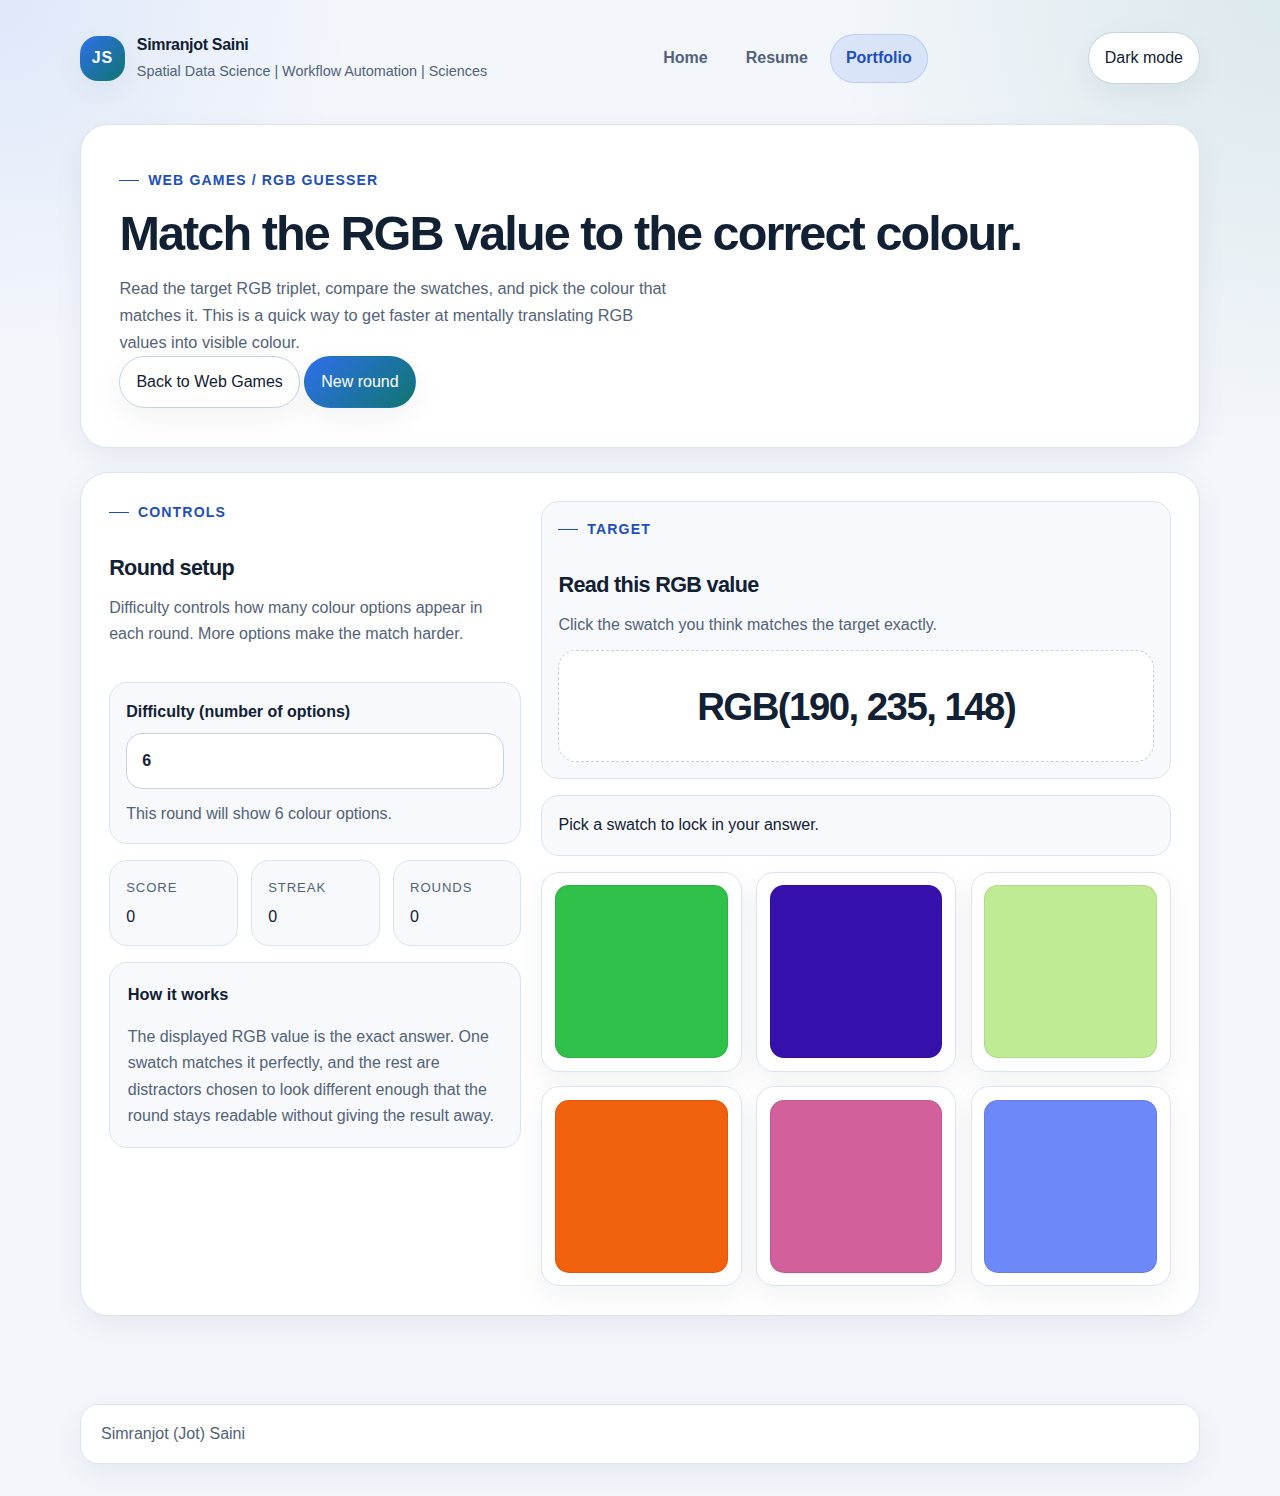
<file: games/rgb-guesser.html>
<!DOCTYPE html>
<html lang="en">
<head>
    <!--
        RGB Guesser game page.
        The layout is split into instructions, controls, and the colour grid the player clicks to answer.
    -->
    <meta charset="utf-8">
    <meta name="viewport" content="width=device-width, initial-scale=1">
    <title>RGB Guesser | Simranjot Saini</title>
    <meta name="description" content="An RGB guessing game that asks the player to match a target RGB value to the correct colour swatch.">
    <meta name="author" content="Simranjot Saini">
    <link rel="stylesheet" href="../styles/baseStyles.css">
    <link rel="stylesheet" href="../styles/gameStyles.css">
</head>
<body data-page="game" data-root="../">
<a class="skip-link" href="#mainContent">Skip to content</a>

    <!-- Shared site header populated by scripts/baseScripts.js. -->
    <header class="site-header">
        <div class="site-shell">
            <div class="header-bar">
                <a class="brand-link" href="../index.html">
                    <span class="brand-mark">JS</span>
                    <span class="brand-copy">
                        <span id="brandName" class="brand-name">Simranjot Saini</span>
                        <span id="brandTagline" class="brand-tagline">Spatial Data Science | Workflow Automation | Sciences</span>
                    </span>
                </a>

                <nav class="site-nav" aria-label="Primary">
                    <ul id="globalNavList" class="nav-list"></ul>
                </nav>

                <div class="header-actions">
                    <button id="themeToggle" class="btn" type="button" aria-pressed="false">Dark mode</button>
                </div>
            </div>
        </div>
    </header>

    <main id="mainContent" class="site-main">
        <div class="site-shell">
            <!-- Intro explains the rules and why the game is useful. -->
            <section class="page-hero section">
                <div class="hero-card">
                    <div class="eyebrow">Web games / RGB guesser</div>
                    <h1 class="page-title">Match the RGB value to the correct colour.</h1>
                    <p class="page-lead">Read the target RGB triplet, compare the swatches, and pick the colour that matches it. This is a quick way to get faster at mentally translating RGB values into visible colour.</p>

                    <div class="hero-actions">
                        <a class="button-link" href="../webgames.html">Back to Web Games</a>
                        <button id="newRoundButton" class="btn btn-primary" type="button">New round</button>
                    </div>
                </div>
            </section>

            <section class="section">
                <div class="section-card">
                    <div class="game-layout">
                        <!-- Left column: controls, stats, and explanation. -->
                        <div class="game-sidebar">
                            <div class="section-heading-wrap">
                                <div class="eyebrow">Controls</div>
                                <h2 class="section-heading">Round setup</h2>
                                <p class="section-description">Difficulty controls how many colour options appear in each round. More options make the match harder.</p>
                            </div>

                            <div class="control-panel">
                                <label class="control-field" for="difficultyInput">
                                    <span>Difficulty (number of options)</span>
                                    <input id="difficultyInput" type="number" min="4" max="25" step="1" value="6">
                                </label>

                                <p id="difficultyExplanation" class="control-note">This round will show 6 colour options.</p>
                            </div>

                            <ul class="stat-list game-stat-list">
                                <li class="meta-item">
                                    <span class="meta-label">Score</span>
                                    <span id="scoreValue">0</span>
                                </li>
                                <li class="meta-item">
                                    <span class="meta-label">Streak</span>
                                    <span id="streakValue">0</span>
                                </li>
                                <li class="meta-item">
                                    <span class="meta-label">Rounds</span>
                                    <span id="roundValue">0</span>
                                </li>
                            </ul>

                            <article class="info-card">
                                <h3>How it works</h3>
                                <p>The displayed RGB value is the exact answer. One swatch matches it perfectly, and the rest are distractors chosen to look different enough that the round stays readable without giving the result away.</p>
                            </article>
                        </div>

                        <!-- Right column: target value, feedback, and clickable swatch grid. -->
                        <div id="gameMain" class="game-main">
                            <div id="targetPanel" class="target-panel">
                                <div class="section-heading-wrap target-heading-wrap">
                                    <div class="eyebrow">Target</div>
                                    <h2 class="section-heading">Read this RGB value</h2>
                                    <p class="section-description">Click the swatch you think matches the target exactly.</p>
                                </div>

                                <div id="targetRgbValue" class="target-rgb" aria-live="polite">RGB(0, 0, 0)</div>
                            </div>

                            <div id="feedbackPanel" class="feedback-panel" aria-live="polite" tabindex="0">
                                Pick a swatch to lock in your answer.
                            </div>

                            <div id="paletteGrid" class="palette-grid" role="list" aria-label="RGB guess options"></div>
                        </div>
                    </div>
                </div>
            </section>
        </div>
    </main>

    <footer class="site-footer">
        <div class="site-shell">
            <div class="footer-card">
                <p id="footerAuthor">Simranjot (Jot) Saini</p>
            </div>
        </div>
    </footer>

    <button id="backToTop" class="btn" type="button" aria-hidden="true">Back to top</button>

    <!-- Shared behavior loads first; the game logic is isolated in its own script file. -->
    <script src="../scripts/baseScripts.js" defer></script>
    <script src="../scripts/rgbGuesserScripts.js" defer></script>
</body>
</html>
</file>
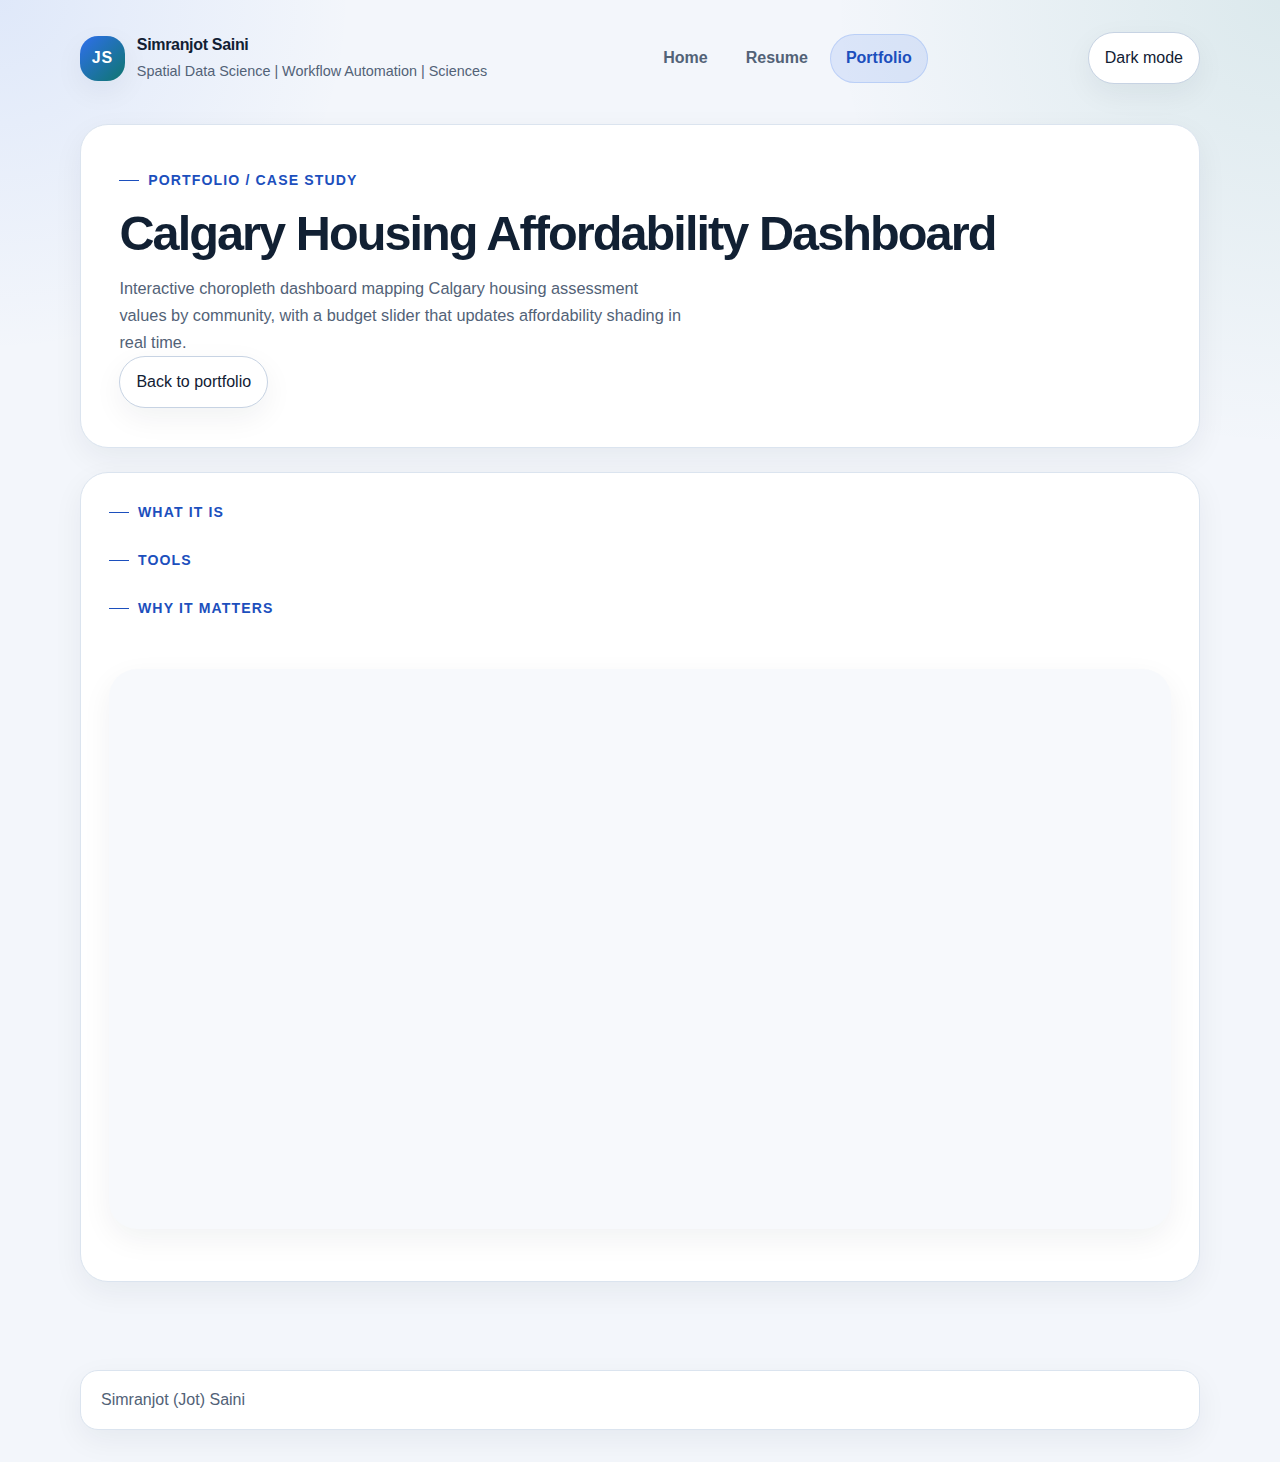
<file: projects/calgary-housing-affordability-dashboard.html>
<!DOCTYPE html>
<html lang="en">
<head>
    <!--
        HTML template for this page.
        Shared styling and behaviors come from styles/baseStyles.css and scripts/baseScripts.js.
        Page-specific structure is documented inline below.
    -->
    <meta charset="utf-8">
    <meta name="viewport" content="width=device-width, initial-scale=1">
    <title>Project Case Study | Simranjot Saini</title>
    <meta name="description" content="Detailed project case study for Simranjot Saini.">
    <meta name="author" content="Simranjot Saini">
    <link rel="stylesheet" href="../styles/baseStyles.css">
    <link rel="stylesheet" href="../styles/caseStudyStyles.css">
</head>
<body data-page="case-study" data-root="../" data-project-id="calgary-housing">
<!-- Skip link improves keyboard navigation by allowing users to jump directly to the main content. -->
<a class="skip-link" href="#mainContent">Skip to content</a>
    <!-- Shared site header: brand, navigation, and theme toggle. -->
    <header class="site-header">
        <div class="site-shell">
            <div class="header-bar">
                <a class="brand-link" href="../index.html">
                    <span class="brand-mark">JS</span>
                    <span class="brand-copy">
                        <span id="brandName" class="brand-name">Simranjot Saini</span>
                        <span id="brandTagline" class="brand-tagline">Spatial Data Science | Workflow Automation | Sciences</span>
                    </span>
                </a>

                <nav class="site-nav" aria-label="Primary">
                    <ul id="globalNavList" class="nav-list"></ul>
                </nav>

                <div class="header-actions">
                    <button id="themeToggle" class="btn" type="button" aria-pressed="false">Dark mode</button>
                </div>
            </div>
        </div>
    </header>

    <!-- Main page content for an individual portfolio case study. -->
    <main id="mainContent" class="site-main">
        <div class="site-shell">
            <section class="page-hero section">
                <div class="hero-card">
                    <div class="eyebrow">Portfolio / Case study</div>
                    <h1 id="caseStudyPageTitle" class="page-title">Project title</h1>
                    <p id="caseStudyPageLead" class="page-lead">Project summary</p>
                    <div class="hero-actions">
                        <a id="backToPortfolioLink" class="button-link" href="../portfolio.html">Back to portfolio</a>
                    </div>
                </div>
            </section>

            <section class="section">
                <div class="section-card case-study-content">
                    <div class="case-study-meta">
                        <div class="case-study-block">
                            <div class="eyebrow">What it is</div>
                            <p id="caseStudyOverview"></p>
                        </div>

                        <div class="case-study-block">
                            <div class="eyebrow">Tools</div>
                            <div id="caseStudyTags" class="chip-row"></div>
                        </div>

                        <div class="case-study-block">
                            <div class="eyebrow">Why it matters</div>
                            <p id="caseStudyImpact"></p>
                        </div>
                    </div>

                    <iframe
                        src="calgary-housing-map.html"
                        class="case-study-image"
                        style="width:100%;height:560px;border:none;border-radius:inherit;display:block;"
                        title="Calgary Housing Affordability interactive map"
                        loading="lazy"
                    ></iframe>

                    <div id="caseStudyLinkList" class="case-study-link-list"></div>
                </div>
            </section>
        </div>
    </main>

<!-- Shared footer: kept intentionally minimal so it does not compete with page content. -->
    <footer class="site-footer">
        <div class="site-shell">
            <div class="footer-card">
                <p id="footerAuthor">Simranjot (Jot) Saini</p>
            </div>
        </div>
    </footer>

    <button id="backToTop" class="btn" type="button" aria-hidden="true">Back to top</button>

    <!-- Shared behavior loads first, then page-specific behavior for the case study page. -->
    <script src="../scripts/baseScripts.js" defer></script>
    <script src="../scripts/caseStudyScripts.js" defer></script>
</body>
</html>
</file>
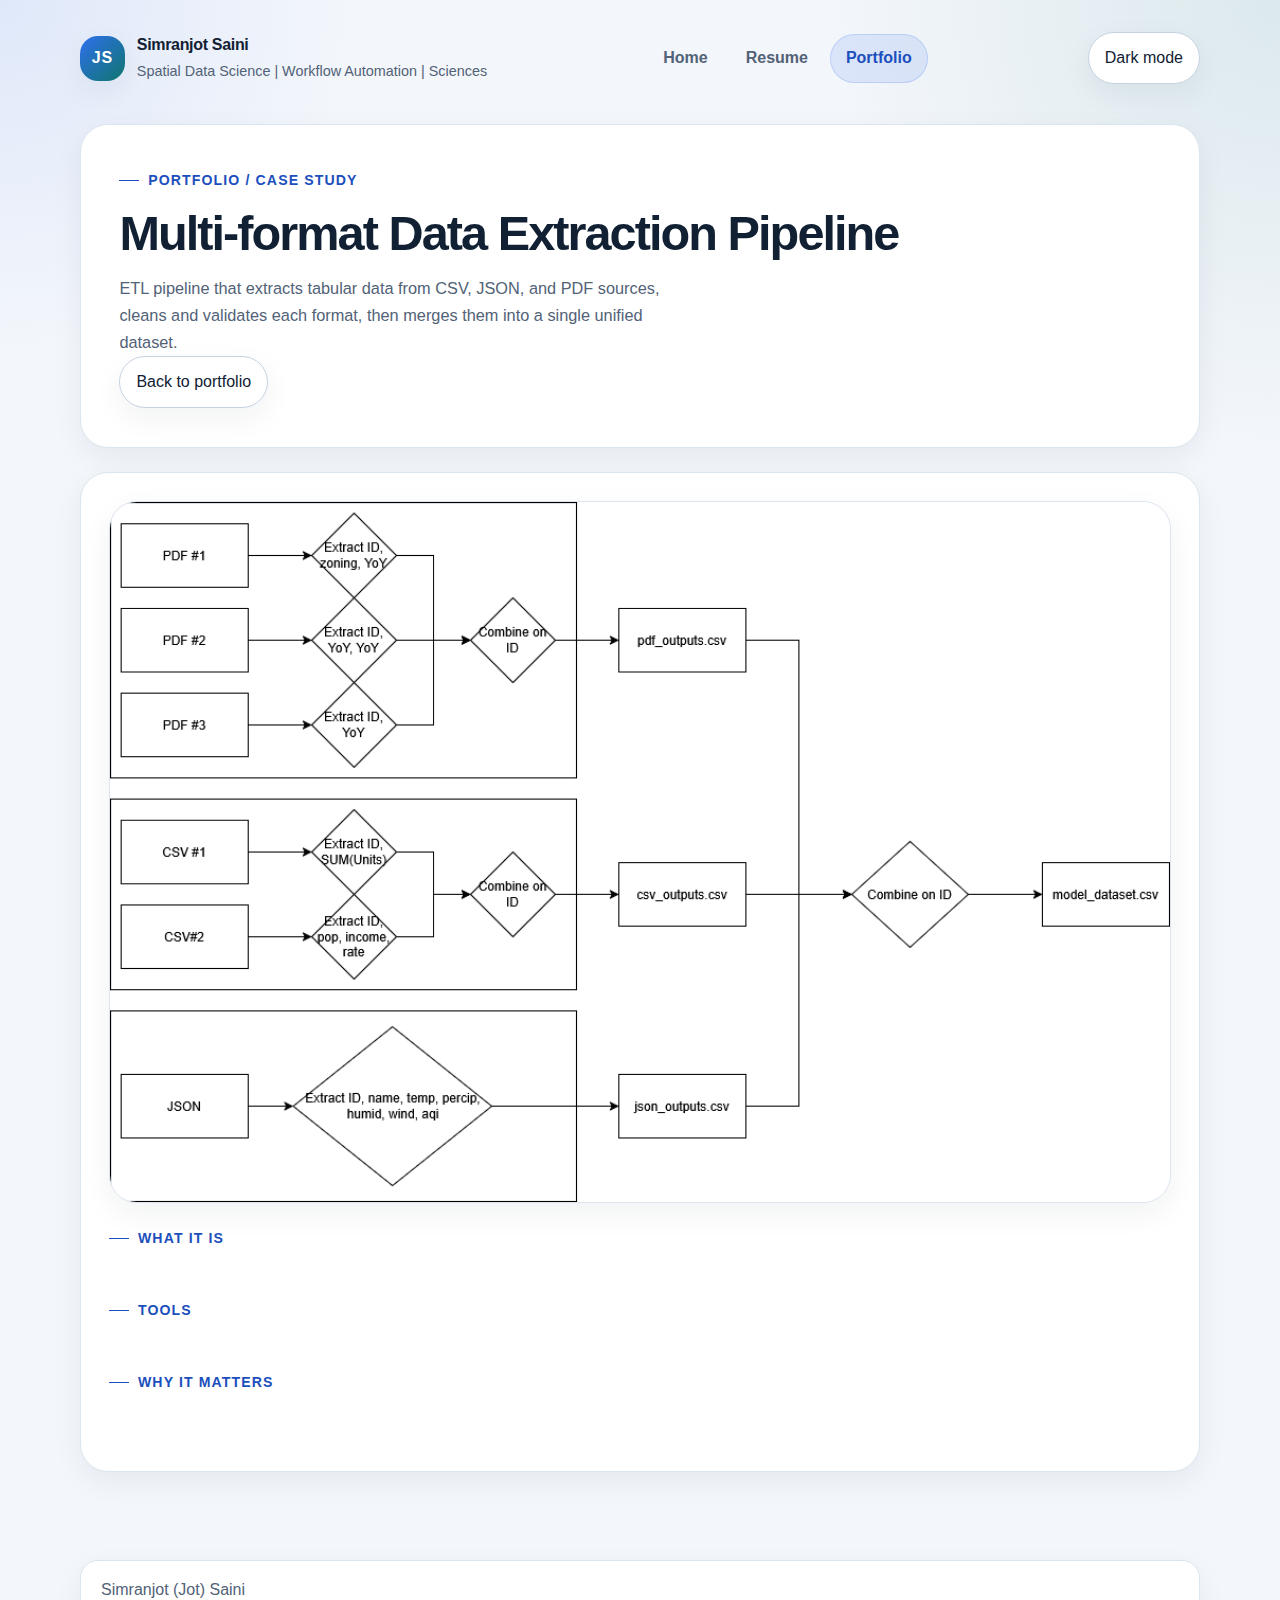
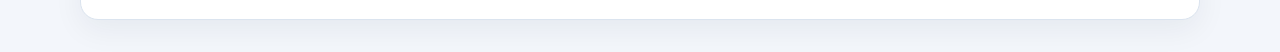
<file: projects/multi-format-data-extraction-pipeline.html>
<!DOCTYPE html>
<html lang="en">
<head>
    <!--
        HTML template for this page.
        Shared styling and behaviors come from styles/baseStyles.css and scripts/baseScripts.js.
        Page-specific structure is documented inline below.
    -->
    <meta charset="utf-8">
    <meta name="viewport" content="width=device-width, initial-scale=1">
    <title>Project Case Study | Simranjot Saini</title>
    <meta name="description" content="Detailed project case study for Simranjot Saini.">
    <meta name="author" content="Simranjot Saini">
    <link rel="stylesheet" href="../styles/baseStyles.css">
    <link rel="stylesheet" href="../styles/caseStudyStyles.css">
</head>
<body data-page="case-study" data-root="../" data-project-id="data-etl">
<!-- Skip link improves keyboard navigation by allowing users to jump directly to the main content. -->
<a class="skip-link" href="#mainContent">Skip to content</a>
    <!-- Shared site header: brand, navigation, and theme toggle. -->
    <header class="site-header">
        <div class="site-shell">
            <div class="header-bar">
                <a class="brand-link" href="../index.html">
                    <span class="brand-mark">JS</span>
                    <span class="brand-copy">
                        <span id="brandName" class="brand-name">Simranjot Saini</span>
                        <span id="brandTagline" class="brand-tagline">Spatial Data Science | Workflow Automation | Sciences</span>
                    </span>
                </a>

                <nav class="site-nav" aria-label="Primary">
                    <ul id="globalNavList" class="nav-list"></ul>
                </nav>

                <div class="header-actions">
                    <button id="themeToggle" class="btn" type="button" aria-pressed="false">Dark mode</button>
                </div>
            </div>
        </div>
    </header>

    <!-- Main page content for an individual portfolio case study. -->
    <main id="mainContent" class="site-main">
        <div class="site-shell">
            <section class="page-hero section">
                <div class="hero-card">
                    <div class="eyebrow">Portfolio / Case study</div>
                    <h1 id="caseStudyPageTitle" class="page-title">Project title</h1>
                    <p id="caseStudyPageLead" class="page-lead">Project summary</p>
                    <div class="hero-actions">
                        <a id="backToPortfolioLink" class="button-link" href="../portfolio.html">Back to portfolio</a>
                    </div>
                </div>
            </section>

            <section class="section">
                <div class="section-card case-study-content">
                    <img id="caseStudyImage" class="case-study-image" src="" alt="Project image">

                    <div class="case-study-block">
                        <div class="eyebrow">What it is</div>
                        <p id="caseStudyOverview"></p>
                    </div>

                    <div class="case-study-block">
                        <div class="eyebrow">Tools</div>
                        <div id="caseStudyTags" class="chip-row"></div>
                    </div>

                    <div class="case-study-block">
                        <div class="eyebrow">Why it matters</div>
                        <p id="caseStudyImpact"></p>
                    </div>

                    <div id="caseStudyLinkList" class="case-study-link-list"></div>
                </div>
            </section>
        </div>
    </main>

<!-- Shared footer: kept intentionally minimal so it does not compete with page content. -->
    <footer class="site-footer">
        <div class="site-shell">
            <div class="footer-card">
                <p id="footerAuthor">Simranjot (Jot) Saini</p>
            </div>
        </div>
    </footer>

    <button id="backToTop" class="btn" type="button" aria-hidden="true">Back to top</button>

    <!-- Shared behavior loads first, then page-specific behavior for the case study page. -->
    <script src="../scripts/baseScripts.js" defer></script>
    <script src="../scripts/caseStudyScripts.js" defer></script>
</body>
</html>
</file>
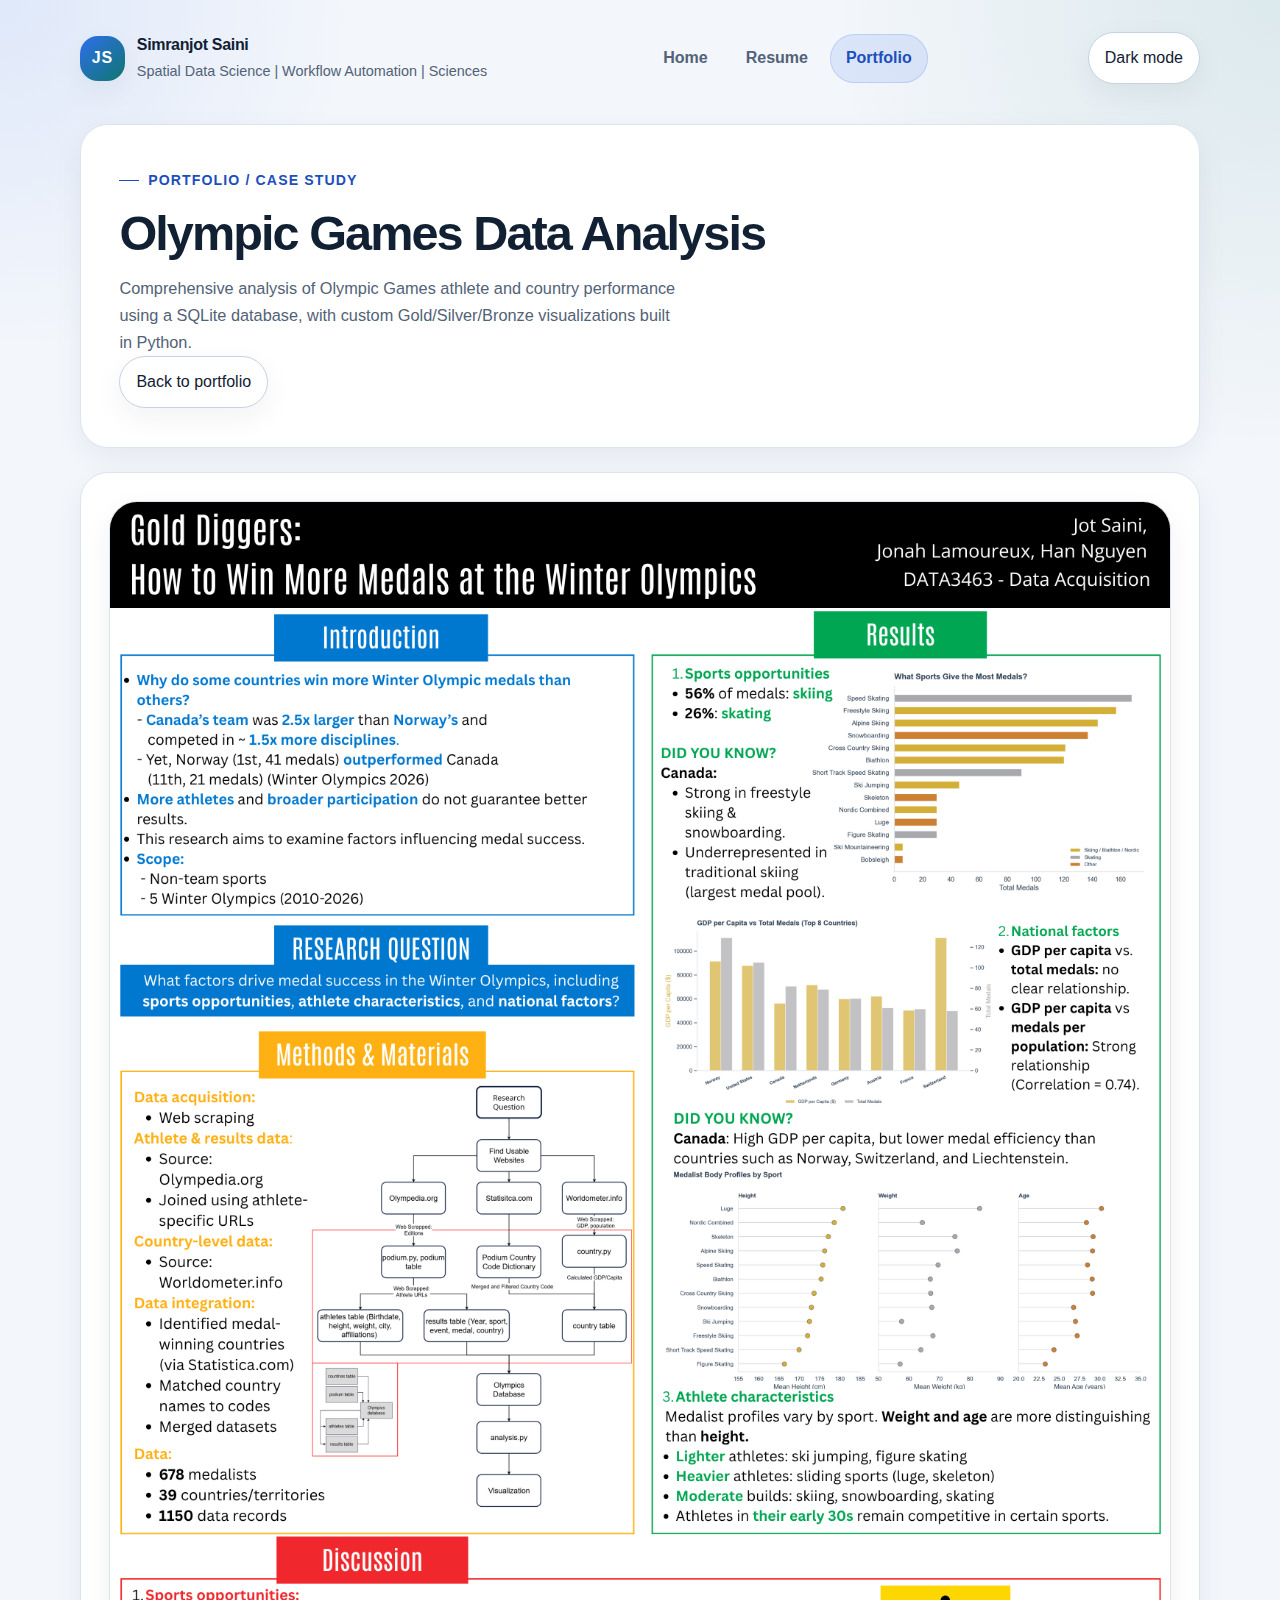
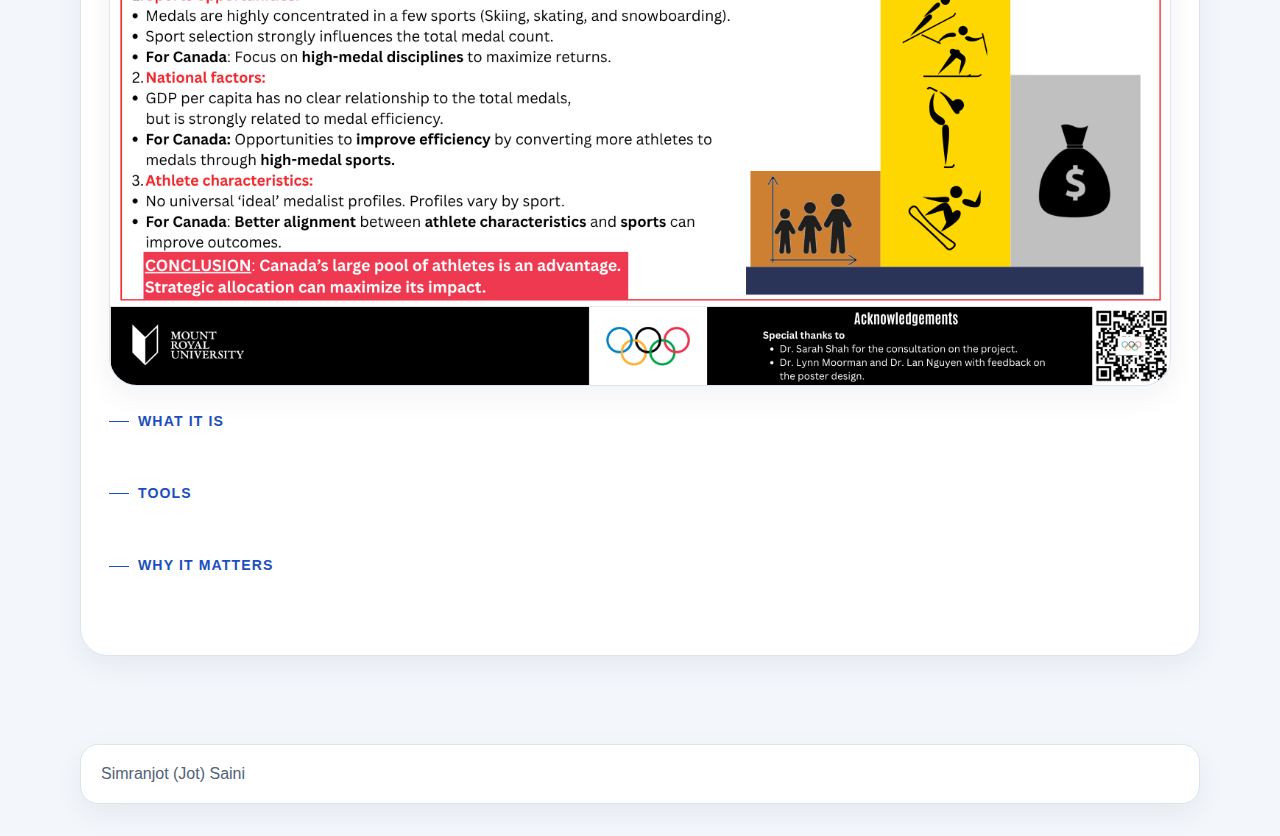
<file: projects/olympic-games-data-analysis.html>
<!DOCTYPE html>
<html lang="en">
<head>
    <!--
        HTML template for this page.
        Shared styling and behaviors come from styles/baseStyles.css and scripts/baseScripts.js.
        Page-specific structure is documented inline below.
    -->
    <meta charset="utf-8">
    <meta name="viewport" content="width=device-width, initial-scale=1">
    <title>Project Case Study | Simranjot Saini</title>
    <meta name="description" content="Detailed project case study for Simranjot Saini.">
    <meta name="author" content="Simranjot Saini">
    <link rel="stylesheet" href="../styles/baseStyles.css">
    <link rel="stylesheet" href="../styles/caseStudyStyles.css">
</head>
<body data-page="case-study" data-root="../" data-project-id="olympic-analysis">
<!-- Skip link improves keyboard navigation by allowing users to jump directly to the main content. -->
<a class="skip-link" href="#mainContent">Skip to content</a>
    <!-- Shared site header: brand, navigation, and theme toggle. -->
    <header class="site-header">
        <div class="site-shell">
            <div class="header-bar">
                <a class="brand-link" href="../index.html">
                    <span class="brand-mark">JS</span>
                    <span class="brand-copy">
                        <span id="brandName" class="brand-name">Simranjot Saini</span>
                        <span id="brandTagline" class="brand-tagline">Spatial Data Science | Workflow Automation | Sciences</span>
                    </span>
                </a>

                <nav class="site-nav" aria-label="Primary">
                    <ul id="globalNavList" class="nav-list"></ul>
                </nav>

                <div class="header-actions">
                    <button id="themeToggle" class="btn" type="button" aria-pressed="false">Dark mode</button>
                </div>
            </div>
        </div>
    </header>

    <!-- Main page content for an individual portfolio case study. -->
    <main id="mainContent" class="site-main">
        <div class="site-shell">
            <section class="page-hero section">
                <div class="hero-card">
                    <div class="eyebrow">Portfolio / Case study</div>
                    <h1 id="caseStudyPageTitle" class="page-title">Project title</h1>
                    <p id="caseStudyPageLead" class="page-lead">Project summary</p>
                    <div class="hero-actions">
                        <a id="backToPortfolioLink" class="button-link" href="../portfolio.html">Back to portfolio</a>
                    </div>
                </div>
            </section>

            <section class="section">
                <div class="section-card case-study-content">
                    <img id="caseStudyImage" class="case-study-image" src="" alt="Project image">

                    <div class="case-study-block">
                        <div class="eyebrow">What it is</div>
                        <p id="caseStudyOverview"></p>
                    </div>

                    <div class="case-study-block">
                        <div class="eyebrow">Tools</div>
                        <div id="caseStudyTags" class="chip-row"></div>
                    </div>

                    <div class="case-study-block">
                        <div class="eyebrow">Why it matters</div>
                        <p id="caseStudyImpact"></p>
                    </div>

                    <div id="caseStudyLinkList" class="case-study-link-list"></div>
                </div>
            </section>
        </div>
    </main>

<!-- Shared footer: kept intentionally minimal so it does not compete with page content. -->
    <footer class="site-footer">
        <div class="site-shell">
            <div class="footer-card">
                <p id="footerAuthor">Simranjot (Jot) Saini</p>
            </div>
        </div>
    </footer>

    <button id="backToTop" class="btn" type="button" aria-hidden="true">Back to top</button>

    <!-- Shared behavior loads first, then page-specific behavior for the case study page. -->
    <script src="../scripts/baseScripts.js" defer></script>
    <script src="../scripts/caseStudyScripts.js" defer></script>
</body>
</html>
</file>
<file: styles/baseStyles.css>
/*
    Shared site-wide design tokens, layout rules, reusable components, and responsive helpers.
    Edit this file when a change should affect the entire site.
*/

/* Core design tokens: colors, spacing, radii, shadows, and the centered content width. */
:root {
    --font-sans: "Inter", "Segoe UI", Roboto, Helvetica, Arial, sans-serif;
    --bg: #f3f6fb;
    --surface: #ffffff;
    --surface-alt: #f7f9fc;
    --text: #112033;
    --muted: #526277;
    --border: #dbe4ef;
    --border-strong: #c7d3e3;
    --accent: #2f6fed;
    --accent-strong: #1c4fbd;
    --accent-soft: rgba(47, 111, 237, 0.12);
    --secondary: #0f766e;
    --secondary-soft: rgba(15, 118, 110, 0.12);
    --warm: #b45309;
    --shadow-sm: 0 10px 30px rgba(17, 32, 51, 0.06);
    --shadow-md: 0 22px 60px rgba(17, 32, 51, 0.10);
    --radius-sm: 12px;
    --radius-md: 18px;
    --radius-lg: 28px;
    --content-width: min(1120px, calc(100vw - 2rem));
    --transition-fast: 180ms ease;
}

/* Dark theme overrides reuse the same variables so components do not need duplicate rules. */
body.is-dark {
    --bg: #09131f;
    --surface: #101b2b;
    --surface-alt: #142134;
    --text: #edf4ff;
    --muted: #afbdd2;
    --border: #22324a;
    --border-strong: #2f4566;
    --accent: #79a9ff;
    --accent-strong: #9cbcff;
    --accent-soft: rgba(121, 169, 255, 0.14);
    --secondary: #33c9bb;
    --secondary-soft: rgba(51, 201, 187, 0.14);
    --warm: #f6ad55;
    --shadow-sm: 0 10px 24px rgba(0, 0, 0, 0.28);
    --shadow-md: 0 24px 60px rgba(0, 0, 0, 0.40);
}

/* Reset / baseline rules. */
*,
*::before,
*::after {
    box-sizing: border-box;
}

html {
    scroll-behavior: smooth;
}

@media (prefers-reduced-motion: reduce) {
    html {
        scroll-behavior: auto;
    }
}

body {
    margin: 0;
    font-family: var(--font-sans);
    color: var(--text);
    background:
        radial-gradient(circle at top left, rgba(47, 111, 237, 0.10), transparent 22rem),
        radial-gradient(circle at top right, rgba(15, 118, 110, 0.10), transparent 28rem),
        var(--bg);
    line-height: 1.65;
}

a {
    color: var(--accent-strong);
    text-underline-offset: 0.18em;
}

a:hover,
a:focus-visible {
    color: var(--accent);
}

img {
    display: block;
    max-width: 100%;
    height: auto;
}

button,
input,
select,
textarea {
    font: inherit;
}

button,
input,
select,
textarea,
a {
    transition:
        color var(--transition-fast),
        background-color var(--transition-fast),
        border-color var(--transition-fast),
        box-shadow var(--transition-fast),
        transform var(--transition-fast);
}

:focus-visible {
    outline: 3px solid var(--accent);
    outline-offset: 3px;
}

.skip-link {
    position: absolute;
    left: 1rem;
    top: 1rem;
    z-index: 1000;
    padding: 0.75rem 1rem;
    border-radius: 999px;
    background: var(--text);
    color: #ffffff;
    transform: translateY(-150%);
}

.skip-link:focus {
    transform: translateY(0);
}

/* Layout shell keeps content centered instead of stretching edge to edge on large screens. */
.site-shell {
    width: var(--content-width);
    margin: 0 auto;
}

/* Header and navigation styling. */
.site-header {
    padding: 1rem 0 0;
}

.header-bar {
    display: grid;
    grid-template-columns: auto 1fr auto;
    gap: 1rem;
    align-items: center;
    padding: 1rem 0 1.25rem;
}

.brand-link {
    display: inline-flex;
    align-items: center;
    gap: 0.75rem;
    text-decoration: none;
    color: inherit;
}

.brand-mark {
    display: inline-grid;
    place-items: center;
    width: 2.8rem;
    height: 2.8rem;
    border-radius: 18px;
    background: linear-gradient(135deg, var(--accent) 0%, var(--secondary) 100%);
    color: #ffffff;
    font-weight: 800;
    letter-spacing: 0.05em;
    box-shadow: var(--shadow-sm);
}

.brand-copy {
    display: flex;
    flex-direction: column;
    gap: 0.1rem;
}

.brand-name {
    font-size: 1rem;
    font-weight: 700;
    letter-spacing: -0.02em;
}

.brand-tagline {
    color: var(--muted);
    font-size: 0.9rem;
}

.site-nav {
    justify-self: center;
}

.nav-list {
    display: flex;
    flex-wrap: wrap;
    gap: 0.35rem;
    margin: 0;
    padding: 0;
    list-style: none;
}

.nav-list a {
    display: inline-flex;
    align-items: center;
    padding: 0.65rem 0.95rem;
    border-radius: 999px;
    border: 1px solid transparent;
    text-decoration: none;
    font-weight: 600;
    color: var(--muted);
}

.nav-list a:hover,
.nav-list a:focus-visible {
    background: var(--surface);
    border-color: var(--border);
    color: var(--text);
    box-shadow: var(--shadow-sm);
}

.nav-list a.is-current {
    background: var(--accent-soft);
    color: var(--accent-strong);
    border-color: rgba(47, 111, 237, 0.18);
}

.header-actions {
    display: inline-flex;
    align-items: center;
    gap: 0.75rem;
}

/* Shared page spacing and hero/card components. */
main.site-main {
    padding: 1.2rem 0 4rem;
}

.hero {
    display: grid;
    grid-template-columns: minmax(0, 1.6fr) minmax(280px, 0.9fr);
    gap: 1.5rem;
    align-items: stretch;
    margin-bottom: 1.5rem;
}

.hero-card,
.surface-card {
    background: var(--surface);
    border: 1px solid var(--border);
    border-radius: var(--radius-lg);
    box-shadow: var(--shadow-sm);
}

.hero-card {
    padding: clamp(1.5rem, 3vw, 2.5rem);
}

.hero-aside {
    padding: clamp(1.2rem, 2vw, 1.6rem);
    display: flex;
    flex-direction: column;
    justify-content: space-between;
    gap: 1.25rem;
}

.eyebrow {
    display: inline-flex;
    align-items: center;
    gap: 0.55rem;
    margin-bottom: 1rem;
    color: var(--accent-strong);
    font-size: 0.88rem;
    font-weight: 700;
    letter-spacing: 0.08em;
    text-transform: uppercase;
}

.eyebrow::before {
    content: "";
    width: 1.25rem;
    height: 1px;
    background: currentColor;
}

.page-title,
.hero-title {
    margin: 0 0 1rem;
    font-size: clamp(2rem, 3.8vw, 4rem);
    line-height: 1.05;
    letter-spacing: -0.04em;
}

.hero-lead,
.page-lead {
    margin: 0;
    font-size: clamp(1.02rem, 1.2vw, 1.12rem);
    color: var(--muted);
    max-width: 62ch;
}

.meta-list,
.stat-list {
    display: grid;
    gap: 0.85rem;
    margin: 0;
    padding: 0;
    list-style: none;
}

.meta-item {
    padding: 0.95rem 1rem;
    border-radius: var(--radius-md);
    background: var(--surface-alt);
    border: 1px solid var(--border);
}

.meta-item span {
    display: block;
}

.meta-label {
    color: var(--muted);
    font-size: 0.82rem;
    text-transform: uppercase;
    letter-spacing: 0.07em;
    margin-bottom: 0.35rem;
}

/* Reusable content sections and cards. */
.section {
    margin-bottom: 1.5rem;
}

.section-card {
    padding: clamp(1.25rem, 2.2vw, 1.8rem);
    background: var(--surface);
    border: 1px solid var(--border);
    border-radius: var(--radius-lg);
    box-shadow: var(--shadow-sm);
}

.section-heading-wrap {
    display: grid;
    gap: 0.6rem;
    margin-bottom: 1.15rem;
}

.section-heading {
    margin: 0;
    font-size: clamp(1.35rem, 1.6vw, 1.7rem);
    letter-spacing: -0.03em;
}

.section-description {
    margin: 0;
    color: var(--muted);
    max-width: 68ch;
}

.grid-two {
    display: grid;
    grid-template-columns: repeat(2, minmax(0, 1fr));
    gap: 1.25rem;
}

.grid-three {
    display: grid;
    grid-template-columns: repeat(3, minmax(0, 1fr));
    gap: 1.25rem;
}

.card-stack {
    display: grid;
    gap: 1rem;
}

.info-card {
    padding: 1.1rem;
    border-radius: var(--radius-md);
    background: var(--surface-alt);
    border: 1px solid var(--border);
}

.info-card h3 {
    margin: 0 0 0.55rem;
    font-size: 1.02rem;
}

.info-card p,
.info-card li {
    color: var(--muted);
}

.info-card p:last-child,
.info-card ul:last-child {
    margin-bottom: 0;
}

.btn,
.button-link {
    display: inline-flex;
    align-items: center;
    justify-content: center;
    gap: 0.5rem;
    min-height: 2.8rem;
    padding: 0.75rem 1rem;
    border-radius: 999px;
    border: 1px solid var(--border-strong);
    background: var(--surface);
    color: var(--text);
    cursor: pointer;
    text-decoration: none;
    box-shadow: var(--shadow-sm);
}

.btn:hover,
.button-link:hover,
.btn:focus-visible,
.button-link:focus-visible {
    transform: translateY(-1px);
    border-color: var(--accent);
}

.btn-primary,
.button-link-primary {
    background: linear-gradient(135deg, var(--accent) 0%, var(--secondary) 100%);
    color: #ffffff;
    border-color: transparent;
}

.btn-primary:hover,
.button-link-primary:hover,
.btn-primary:focus-visible,
.button-link-primary:focus-visible {
    box-shadow: var(--shadow-md);
    color: #ffffff;
}

.btn-secondary {
    background: var(--accent-soft);
    border-color: rgba(47, 111, 237, 0.18);
    color: var(--accent-strong);
}

.chip-row {
    display: flex;
    flex-wrap: wrap;
    gap: 0.5rem;
}

.chip {
    display: inline-flex;
    align-items: center;
    padding: 0.45rem 0.75rem;
    border-radius: 999px;
    background: var(--surface-alt);
    border: 1px solid var(--border);
    color: var(--muted);
    font-size: 0.92rem;
    line-height: 1.2;
}

.site-footer {
    padding: 0 0 2rem;
}

.footer-card {
    display: flex;
    justify-content: space-between;
    align-items: center;
    gap: 1rem;
    padding: 1rem 1.25rem;
    background: var(--surface);
    border: 1px solid var(--border);
    border-radius: var(--radius-md);
    box-shadow: var(--shadow-sm);
    color: var(--muted);
}

.footer-card p {
    margin: 0;
}

#backToTop {
    position: fixed;
    right: 1rem;
    bottom: 1rem;
    z-index: 50;
    opacity: 0;
    pointer-events: none;
    transform: translateY(0.8rem);
}

#backToTop.is-visible {
    opacity: 1;
    pointer-events: auto;
    transform: translateY(0);
}

.visually-hidden {
    position: absolute !important;
    width: 1px;
    height: 1px;
    padding: 0;
    overflow: hidden;
    clip-path: inset(50%);
    white-space: nowrap;
    border: 0;
}

.page-hero {
    margin-bottom: 1.5rem;
}

.page-hero .hero-card {
    padding-right: clamp(1.5rem, 4vw, 3rem);
}

/* Responsive adjustments: stack the header and hero content on narrower screens. */
@media (max-width: 960px) {
    .header-bar {
        grid-template-columns: 1fr auto;
    }

    .site-nav {
        grid-column: 1 / -1;
        justify-self: stretch;
        order: 3;
    }

    .nav-list {
        width: 100%;
        justify-content: flex-start;
        overflow-x: auto;
        padding-bottom: 0.15rem;
    }

    .hero,
    .grid-three {
        grid-template-columns: 1fr;
    }

    .grid-two {
        grid-template-columns: 1fr;
    }
}

@media (max-width: 720px) {
    /* Slightly widen the usable layout on smaller screens while keeping a small side gutter. */
    :root {
        --content-width: min(1120px, calc(100vw - 1rem));
    }

    .header-bar {
        gap: 0.85rem;
        align-items: start;
    }

    .brand-copy {
        gap: 0.18rem;
    }

    .brand-tagline {
        font-size: 0.84rem;
    }

    .nav-list {
        gap: 0.4rem;
    }

    .nav-list a {
        padding: 0.6rem 0.9rem;
    }

    .footer-card {
        flex-direction: column;
        align-items: flex-start;
    }
}

@media print {
    body {
        background: #ffffff;
        color: #000000;
    }

    .site-header,
    .site-footer,
    #backToTop,
    #themeToggle {
        display: none !important;
    }

    /* Reset the main content shell so printed pages use the full printable width. */
    .site-shell {
        width: 100%;
        margin: 0;
    }

    /* Remove extra screen spacing when printing. */
    main.site-main {
        padding: 0;
    }

    .hero-card,
    .surface-card,
    .section-card,
    .info-card,
    .footer-card {
        box-shadow: none;
        border: none;
        background: transparent;
        padding-left: 0;
        padding-right: 0;
    }
}
</file>
<file: styles/indexStyles.css>
.hero-bio {
    margin: 0.85rem 0 0;
    font-size: clamp(1.02rem, 1.2vw, 1.12rem);
    color: var(--muted);
    max-width: 62ch;
}

/* Home page actions below the main intro text. */
.hero-actions {
    display: flex;
    flex-wrap: wrap;
    gap: 0.75rem;
    margin-top: 1.4rem;
}

/* Profile sidebar: image, icon links, and short contact details. */
.profile-card {
    display: grid;
    gap: 1rem;
}

.profile-image-wrap {
    overflow: hidden;
    border-radius: var(--radius-lg);
    border: 1px solid var(--border);
    background: var(--surface-alt);
}

.profile-image {
    width: 100%;
    aspect-ratio: 4 / 5;
    object-fit: cover;
}

.contact-icon-list {
    display: flex;
    flex-wrap: wrap;
    gap: 0.75rem;
    margin: 0;
    padding: 0;
    list-style: none;
}

.contact-icon-link {
    display: inline-flex;
    align-items: center;
    justify-content: center;
    width: 3rem;
    height: 3rem;
    border-radius: 999px;
    background: var(--surface-alt);
    border: 1px solid var(--border);
    color: var(--text);
    text-decoration: none;
    box-shadow: var(--shadow-sm);
}

.contact-icon-link:hover,
.contact-icon-link:focus-visible {
    color: var(--accent-strong);
    border-color: var(--accent);
    transform: translateY(-1px);
}

.contact-icon-link svg {
    display: block;
    flex-shrink: 0;
    width: 1.25rem;
    height: 1.25rem;
    fill: currentColor;
    overflow: visible;
}

.contact-detail-list {
    display: grid;
    gap: 0.55rem;
    margin: 0;
    padding: 0;
    list-style: none;
    color: var(--muted);
}

/* About-section copy block. */
.about-copy {
    display: grid;
    gap: 1rem;
}

.about-copy p {
    margin: 0;
}

/* Selected-work preview cards on the home page. */
.featured-preview-grid {
    display: grid;
    grid-template-columns: repeat(3, minmax(0, 1fr));
    gap: 1.25rem;
}

.featured-preview-card {
    display: grid;
    gap: 1rem;
    padding: 1rem;
    border-radius: var(--radius-md);
    background: var(--surface-alt);
    border: 1px solid var(--border);
    text-decoration: none;
    color: inherit;
    height: 100%;
}

.featured-preview-card:hover,
.featured-preview-card:focus-visible {
    transform: translateY(-2px);
    box-shadow: var(--shadow-md);
    border-color: var(--accent);
}

/* Force a consistent preview image size so mixed source images still align cleanly. */
.featured-preview-image {
    width: 100%;
    height: 13.5rem;
    border-radius: var(--radius-md);
    object-fit: cover;
    background: var(--surface);
}

.featured-preview-card .chip-row {
    flex-wrap: nowrap;
    overflow-x: auto;
    scrollbar-width: none;
    cursor: grab;
}

.featured-preview-card .chip-row::-webkit-scrollbar {
    display: none;
}

.featured-preview-card .chip-row.is-dragging {
    cursor: grabbing;
    user-select: none;
}

.featured-preview-card .chip {
    flex-shrink: 0;
}

.featured-preview-card h3 {
    margin: 0;
    font-size: 1.1rem;
    white-space: nowrap;
    overflow: hidden;
    text-overflow: ellipsis;
}

.featured-preview-card p {
    margin: 0;
    color: var(--muted);
}

/* Stack the selected-work cards on smaller screens and slightly reduce image height. */
@media (max-width: 960px) {
    .featured-preview-grid {
        grid-template-columns: 1fr;
    }

    .featured-preview-image {
        height: 12.5rem;
    }
}
</file>
<file: styles/portfolioStyles.css>
/* Action row under the featured grid; gives the show-more button clear separation from the cards. */
.hero-actions {
    display: flex;
    flex-wrap: wrap;
    gap: 0.75rem;
    margin-top: 1.35rem;
}

/* Featured and archive project-card grids. */
.featured-project-grid {
    display: grid;
    grid-template-columns: repeat(3, minmax(0, 1fr));
    gap: 1.25rem;
}

/* Reusable project card used in both the featured and full portfolio grids. */
.project-card {
    display: grid;
    gap: 1rem;
    padding: 1rem;
    border-radius: var(--radius-lg);
    background: var(--surface);
    border: 1px solid var(--border);
    box-shadow: var(--shadow-sm);
    color: inherit;
    text-decoration: none;
    height: 100%;
}

.project-card:hover,
.project-card:focus-visible {
    transform: translateY(-2px);
    border-color: var(--accent);
    box-shadow: var(--shadow-md);
}

.project-card-image {
    width: 100%;
    aspect-ratio: 16 / 10;
    object-fit: cover;
    border-radius: calc(var(--radius-md) + 2px);
    background: var(--surface-alt);
}

.project-card-content {
    display: grid;
    gap: 0.8rem;
}

.project-card h3 {
    margin: 0;
    font-size: 1.18rem;
}

.project-card p {
    margin: 0;
    color: var(--muted);
}

.project-card-impact {
    padding: 0.8rem 0.9rem;
    border-radius: var(--radius-md);
    background: var(--surface-alt);
    border: 1px solid var(--border);
    color: var(--text) !important;
}

.project-card-meta {
    display: flex;
    flex-wrap: wrap;
    gap: 0.5rem;
}

.project-card-meta span {
    display: inline-flex;
    align-items: center;
    padding: 0.4rem 0.65rem;
    border-radius: 999px;
    font-size: 0.88rem;
    color: var(--muted);
    background: var(--surface-alt);
    border: 1px solid var(--border);
}

/* The expandable archive stays hidden until the user presses the toggle button. */
.all-projects-wrap[hidden] {
    display: none !important;
}

.all-project-grid {
    display: grid;
    grid-template-columns: repeat(2, minmax(0, 1fr));
    gap: 1rem;
    margin-bottom: 1rem;
}

/* Search and tag controls live below the archive grid. */
.portfolio-filter-panel {
    margin-top: 1rem;
    padding: 1rem;
    border-radius: var(--radius-md);
    background: var(--surface-alt);
    border: 1px solid var(--border);
}

.portfolio-search-row {
    display: grid;
    gap: 0.85rem;
    margin-bottom: 1rem;
}

.portfolio-search-input {
    width: 100%;
    padding: 0.9rem 1rem;
    border-radius: 16px;
    border: 1px solid var(--border-strong);
    background: var(--surface);
    color: var(--text);
}

.tag-list {
    display: flex;
    flex-wrap: wrap;
    gap: 0.55rem;
}

.tag-button {
    display: inline-flex;
    align-items: center;
    padding: 0.55rem 0.8rem;
    border-radius: 999px;
    border: 1px solid var(--border);
    background: var(--surface);
    color: var(--muted);
    cursor: pointer;
}

.tag-button.is-active {
    background: var(--accent-soft);
    border-color: rgba(47, 111, 237, 0.22);
    color: var(--accent-strong);
}

.no-results {
    margin: 0;
    color: var(--muted);
}

@media (max-width: 960px) {
    .featured-project-grid,
    .all-project-grid {
        grid-template-columns: 1fr;
    }
}
</file>
<file: styles/resumeStyles.css>
/*
    Resume-page styles.
    This file handles:
    - the on-screen resume controls and cards
    - the grouped-skill and entry layouts for browsing
    - the dedicated print-only resume layout for PDF / paper output
*/

/* Toolbar at the top of the screen version: title, selector, and print button. */
.resume-toolbar {
    display: flex;
    flex-wrap: wrap;
    gap: 0.75rem;
    align-items: center;
    justify-content: space-between;
}

.resume-toolbar-controls {
    display: flex;
    flex-wrap: wrap;
    gap: 0.75rem;
    align-items: center;
}

.resume-select-wrap {
    display: grid;
    gap: 0.35rem;
}

.resume-select-wrap label {
    font-size: 0.82rem;
    letter-spacing: 0.06em;
    text-transform: uppercase;
    color: var(--muted);
}

.resume-select {
    min-width: 15rem;
    padding: 0.8rem 1rem;
    border-radius: 16px;
    border: 1px solid var(--border-strong);
    background: var(--surface);
    color: var(--text);
}

/* Intro/profile block shown only on screen. */
.resume-intro {
    display: grid;
    gap: 1rem;
}

/* Shared contact-chip styling for the on-screen resume header/profile section. */
.resume-contact {
    display: flex;
    flex-wrap: wrap;
    gap: 0.55rem;
    margin: 0;
    padding: 0;
    list-style: none;
}

.resume-contact a {
    display: inline-flex;
    align-items: center;
    padding: 0.5rem 0.75rem;
    border-radius: 999px;
    background: var(--surface-alt);
    border: 1px solid var(--border);
    text-decoration: none;
}

/* Shared grid layout for the screen-only skills and entry lists. */
.resume-skill-groups,
.resume-entry-list {
    display: grid;
    gap: 1rem;
}

.resume-skill-group,
.resume-entry {
    padding: 1.1rem;
    border-radius: var(--radius-md);
    background: var(--surface-alt);
    border: 1px solid var(--border);
}

.resume-skill-group h3,
.resume-entry h3 {
    margin: 0 0 0.45rem;
    font-size: 1.02rem;
}

.resume-entry-header {
    display: flex;
    flex-wrap: wrap;
    gap: 0.75rem;
    justify-content: space-between;
    align-items: baseline;
    margin-bottom: 0.65rem;
}

.resume-entry-org {
    color: var(--muted);
    font-style: italic;
}

.resume-entry-period {
    color: var(--muted);
    font-size: 0.92rem;
}

.resume-entry ul,
.resume-skill-group ul {
    margin: 0;
    padding-left: 1.1rem;
}

.resume-entry li + li,
.resume-skill-group li + li {
    margin-top: 0.35rem;
}

/*
    Print-resume wrapper.
    Hidden on screen because it only exists to create a better PDF / paper version.
*/
.print-resume {
    display: none;
}

/* Print layout typography and spacing. */
.print-resume-header {
    margin-bottom: 0.22in;
}

.print-resume-header h1 {
    margin: 0 0 0.14in;
    text-align: center;
    font-size: 24pt;
    line-height: 1.05;
    letter-spacing: -0.03em;
}

/* Contact line sits directly under the name and uses separators instead of pills/cards. */
.print-resume-contact {
    display: flex;
    flex-wrap: nowrap;
    justify-content: center;
    gap: 0.28in;
    margin: 0;
    padding: 0;
    list-style: none;
    font-size: 10pt;
}

.print-resume-contact li {
    display: inline-flex;
    justify-content: center;
    align-items: center;
    white-space: nowrap;
}

.print-resume-contact a {
    color: inherit;
    text-decoration: none;
}

/* Each printable section gets a compact heading with a divider underneath. */
.print-resume-section {
    margin-bottom: 0.22in;
    break-inside: avoid;
    page-break-inside: avoid;
}

.print-resume-section h2 {
    margin: 0 0 0.08in;
    padding-bottom: 0.05in;
    border-bottom: 2px solid #d4d4d4;
    font-size: 12pt;
    line-height: 1.2;
}

.print-resume-copy {
    display: grid;
    gap: 0.08in;
}

.print-resume-copy p {
    margin: 0;
}

/* Skills are rendered as compact inline lines to save space and mirror a conventional resume. */
.print-resume-skill-lines {
    display: grid;
    gap: 0.05in;
}

.print-skill-line {
    margin: 0;
}

/* Shared list container for education and experience in the print layout. */
.print-resume-list {
    display: grid;
    gap: 0.09in;
}

.print-resume-item {
    break-inside: avoid;
    page-break-inside: avoid;
}

/* First row: title + organization on the left, dates on the right. */
.print-resume-item-row {
    display: grid;
    grid-template-columns: minmax(0, 1fr) auto;
    gap: 0.2in;
    align-items: baseline;
    margin-bottom: 0.04in;
}

.print-resume-item-title {
    margin: 0;
    font-size: inherit;
    font-weight: normal;
    line-height: 1.35;
}

.print-resume-item-org {
    font-style: italic;
    font-weight: 400;
}

.print-resume-item-period {
    white-space: nowrap;
    font-size: 10.5pt;
}

.print-resume-item ul {
    margin: 0;
    padding-left: 1.15rem;
}

.print-resume-item li + li {
    margin-top: 0.04in;
}

/*
    Compact print layout for one-page variants (all except full).
    Tightens margins and gaps to keep all content within a single letter page.
*/
.print-resume--compact.print-resume {
    /* Only relevant when actually printing, but set here so the class is defined. */
}

@media print {
    .print-resume--compact .print-resume-header {
        margin-bottom: 0.14in;
    }

    .print-resume--compact .print-resume-header h1 {
        margin-bottom: 0.09in;
        font-size: 22pt;
    }

    .print-resume--compact .print-resume-section {
        margin-bottom: 0.15in;
    }

    .print-resume--compact .print-resume-section h2 {
        margin-bottom: 0.05in;
        padding-bottom: 0.04in;
    }

    .print-resume--compact .print-resume-list {
        gap: 0.07in;
    }

    .print-resume--compact .print-resume-item li + li {
        margin-top: 0.03in;
    }

    .print-resume--compact .print-resume-skill-lines {
        gap: 0.04in;
    }

    .print-resume--compact .print-resume-copy {
        gap: 0.06in;
    }
}

/* Small-screen adjustments keep the selector and controls from feeling cramped. */
@media (max-width: 720px) {
    .resume-toolbar-controls {
        width: 100%;
        align-items: stretch;
    }

    .resume-select-wrap,
    .resume-select,
    #printResume {
        width: 100%;
    }
}

/*
    Print rules:
    - hide the interactive screen layout
    - show the dedicated print layout
    - remove decorative screen styling
    - tighten spacing to keep the resume professional and compact
*/
@media print {
    @page {
        margin: 0.5in;
        size: letter;
    }

    html,
    body {
        background: #ffffff !important;
    }

    body {
        font-size: 10.5pt;
        line-height: 1.35;
        color: #000000 !important;
        -webkit-print-color-adjust: exact;
        print-color-adjust: exact;
    }

    /* Hide the entire screen browsing experience so only the clean print layout remains. */
    .screen-only,
    main.site-main > .site-shell > *:not(.print-resume) {
        display: none !important;
    }

    .print-resume {
        display: block !important;
    }

    /* Remove any leftover decorative spacing the shared screen layout would otherwise keep. */
    .print-resume * {
        box-shadow: none !important;
    }

    a,
    a:visited {
        color: inherit !important;
    }
}
</file>
<file: styles/webgamesStyles.css>
/*
    Styles specific to the Web Games landing page.
    The goal is to present game cards in a clear, expandable layout that can hold more entries later.
*/

.webgames-grid {
    display: grid;
    grid-template-columns: repeat(2, minmax(0, 1fr));
    gap: 1.25rem;
}

.game-card {
    display: grid;
    gap: 1rem;
    padding: 1rem;
    border-radius: var(--radius-lg);
    border: 1px solid var(--border);
    background: var(--surface-alt);
}

.game-card-image {
    width: 100%;
    aspect-ratio: 16 / 9;
    object-fit: cover;
    border-radius: var(--radius-md);
    border: 1px solid var(--border);
    background: var(--surface);
}

.game-card-body {
    display: grid;
    gap: 0.85rem;
}

.game-card-topline {
    display: flex;
    align-items: center;
    justify-content: space-between;
    gap: 0.75rem;
}

.game-card h2 {
    margin: 0;
    font-size: 1.35rem;
    letter-spacing: -0.03em;
}

.game-card p {
    margin: 0;
    color: var(--muted);
}

.game-card-note {
    padding: 0.85rem 0.95rem;
    border-radius: var(--radius-md);
    border: 1px solid var(--border);
    background: var(--surface);
    color: var(--text) !important;
}

.status-pill {
    display: inline-flex;
    align-items: center;
    padding: 0.45rem 0.7rem;
    border-radius: 999px;
    background: var(--secondary-soft);
    color: var(--secondary);
    border: 1px solid rgba(15, 118, 110, 0.18);
    font-size: 0.88rem;
    font-weight: 700;
}

@media (max-width: 960px) {
    .webgames-grid {
        grid-template-columns: 1fr;
    }
}
</file>
<file: styles/gameStyles.css>
/*
    RGB Guesser styles.
    These rules handle the two-column layout, the game controls, and the clickable colour palette.
*/

.game-layout {
    display: grid;
    grid-template-columns: minmax(280px, 0.95fr) minmax(0, 1.45fr);
    gap: 1.25rem;
    align-items: start;
}

.game-sidebar,
.game-main {
    display: grid;
    gap: 1rem;
}

.control-panel,
.target-panel,
.feedback-panel {
    padding: 1rem;
    border-radius: var(--radius-md);
    border: 1px solid var(--border);
    background: var(--surface-alt);
}

.control-field {
    display: grid;
    gap: 0.5rem;
    margin-bottom: 0.75rem;
    font-weight: 600;
}

.control-field input {
    width: 100%;
    padding: 0.85rem 0.95rem;
    border-radius: 16px;
    border: 1px solid var(--border-strong);
    background: var(--surface);
    color: var(--text);
}

.control-note {
    margin: 0;
    color: var(--muted);
}

.game-stat-list {
    grid-template-columns: repeat(3, minmax(0, 1fr));
}

.target-heading-wrap {
    margin-bottom: 0.75rem;
}

.target-rgb {
    display: inline-flex;
    align-items: center;
    justify-content: center;
    min-height: 7rem;
    width: 100%;
    padding: 1rem;
    border-radius: var(--radius-md);
    border: 1px dashed var(--border-strong);
    background: var(--surface);
    font-size: clamp(1.5rem, 3vw, 2.4rem);
    font-weight: 800;
    letter-spacing: -0.04em;
    text-align: center;
}

.feedback-panel {
    color: var(--text);
}

.feedback-panel.is-ready,
.target-panel.is-ready {
    cursor: pointer;
}

.feedback-panel.is-ready {
    border-color: var(--accent);
    box-shadow: var(--shadow-sm);
}

.palette-grid {
    --game-columns: 3;
    display: grid;
    grid-template-columns: repeat(var(--game-columns), minmax(0, 1fr));
    gap: 0.9rem;
}

.swatch-button {
    display: grid;
    gap: 0.7rem;
    padding: 0.8rem;
    border-radius: var(--radius-md);
    border: 1px solid var(--border);
    background: var(--surface);
    color: var(--text);
    cursor: pointer;
    text-align: left;
    box-shadow: var(--shadow-sm);
}

.swatch-button:hover,
.swatch-button:focus-visible {
    transform: translateY(-2px);
    border-color: var(--accent);
    box-shadow: var(--shadow-md);
}

.swatch-button:disabled {
    cursor: default;
    opacity: 1;
}

.swatch-button.is-correct {
    border-color: rgba(15, 118, 110, 0.55);
    box-shadow: 0 0 0 3px rgba(15, 118, 110, 0.12);
}

.swatch-button.is-incorrect {
    border-color: rgba(180, 83, 9, 0.55);
    box-shadow: 0 0 0 3px rgba(180, 83, 9, 0.12);
}

.swatch-colour {
    display: block;
    width: 100%;
    aspect-ratio: 1 / 1;
    border-radius: calc(var(--radius-md) - 4px);
    border: 1px solid rgba(0, 0, 0, 0.08);
}

@media (max-width: 960px) {
    .game-layout {
        grid-template-columns: 1fr;
    }
}

@media (max-width: 640px) {
    .game-stat-list,
    .palette-grid {
        grid-template-columns: repeat(2, minmax(0, 1fr));
    }

    .target-rgb {
        min-height: 5.6rem;
        font-size: 1.6rem;
    }
}
</file>
<file: styles/caseStudyStyles.css>
/* Case study content card: stacked blocks with consistent spacing. */
.case-study-content {
    display: grid;
    gap: 1.5rem;
}

.case-study-image {
    width: 100%;
    height: auto;
    display: block;
    border-radius: var(--radius-lg);
    border: 1px solid var(--border);
    background: var(--surface-alt);
    box-shadow: var(--shadow-sm);
}

/* Each labelled block: eyebrow + content. */
.case-study-block {
    display: grid;
    gap: 0.55rem;
}

.case-study-block p {
    margin: 0;
}

.case-study-link-list {
    display: flex;
    flex-wrap: wrap;
    gap: 0.75rem;
}

.case-study-link-list a {
    text-decoration: none;
}
</file>
